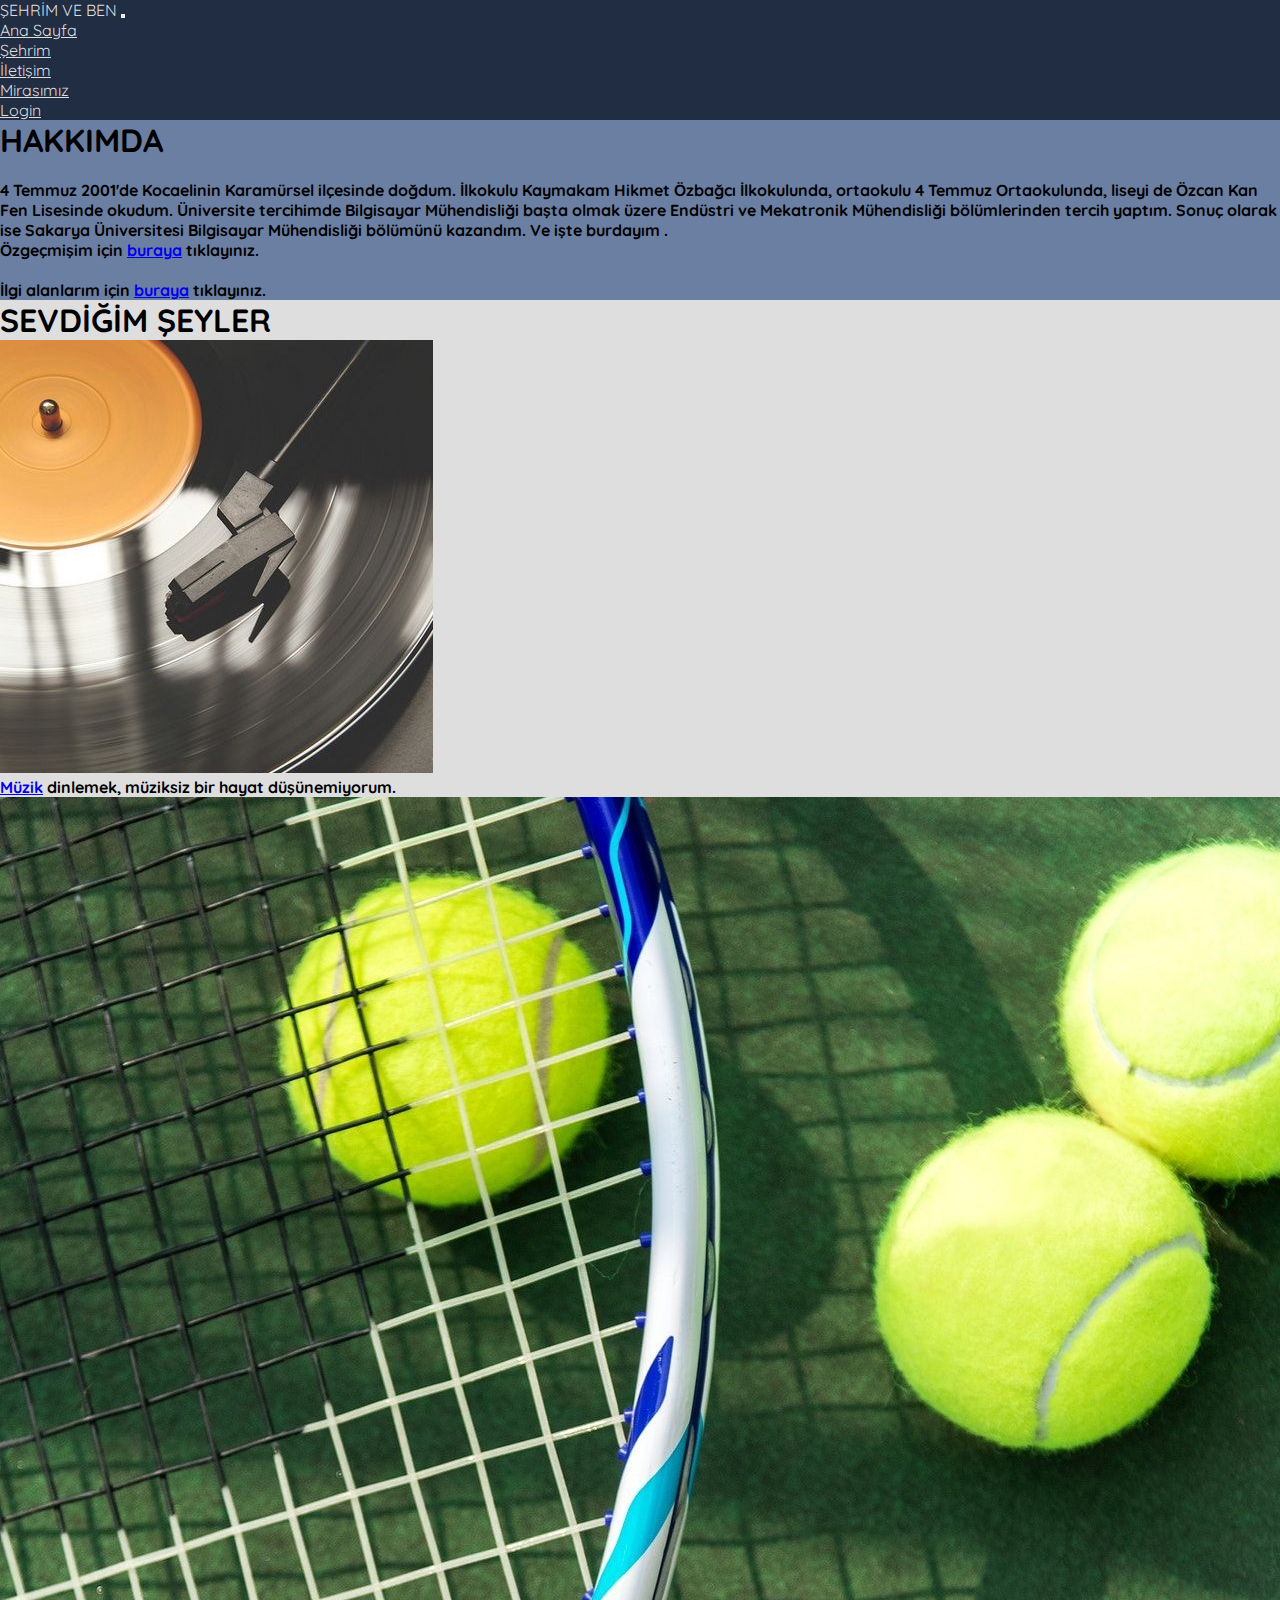
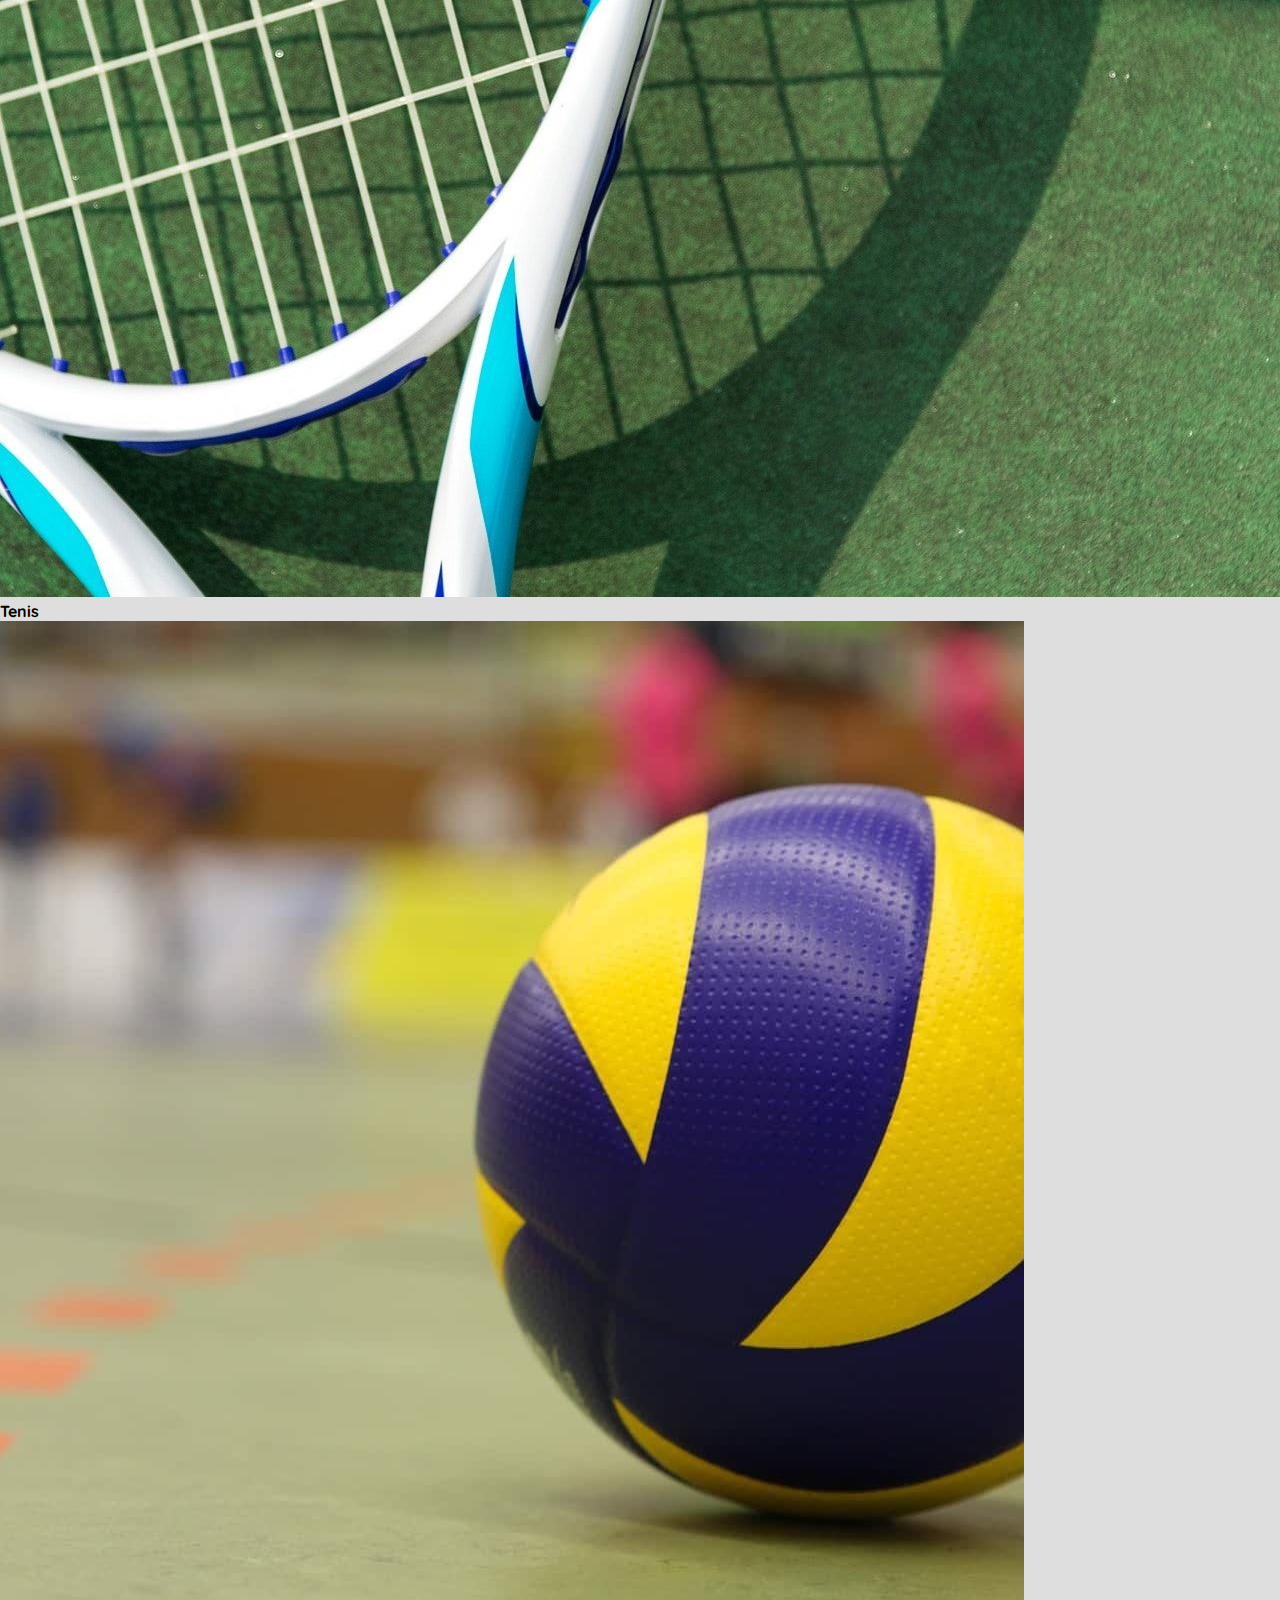
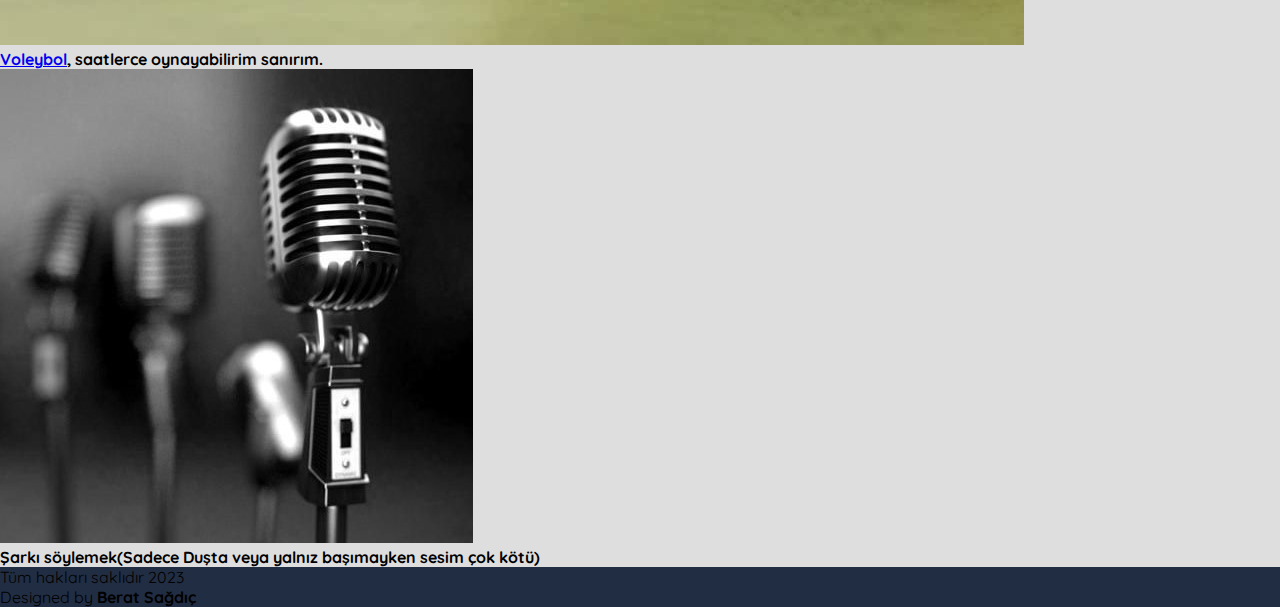
<file: index.html>
<!DOCTYPE html>
<html lang="en">
  <head>
    <!-- Required meta tags -->
    <meta charset="utf-8">
    <meta name="viewport" content="width=device-width, initial-scale=1">
    <link href="https://fonts.googleapis.com/css2?family=Quicksand&display=swap" rel="stylesheet">
    <!-- Bootstrap CSS -->
    
 <link href="https://cdn.jsdelivr.net/npm/bootstrap@5.0.0-beta3/dist/css/bootstrap.min.css" rel="stylesheet" integrity="sha384-eOJMYsd53ii+scO/bJGFsiCZc+5NDVN2yr8+0RDqr0Ql0h+rP48ckxlpbzKgwra6" crossorigin="anonymous">
 <link rel="stylesheet" href ="css/style.css">
    <title>ŞEHRİM VE BEN</title>
  </head>
  <body>
    <nav class="navbar navbar-expand-lg arka">
      <div class="container-fluid">
        <a class="navbar-brand menu">ŞEHRİM VE BEN</a>
        <button class="navbar-toggler" type="button" data-bs-toggle="collapse" data-bs-target="#navbarNav" aria-controls="navbarNav" aria-expanded="false" aria-label="Toggle navigation">
          <span class="navbar-toggler-icon"></span>
        </button>
        <div class="collapse navbar-collapse justify-content-end fixed-top deneme2" id="navbarNav">
          <ul class="navbar-nav">
            <li class="nav-item">
              <a class="nav-link active menu" aria-current="page" href="">Ana Sayfa</a>
            </li>
            <li class="nav-item">
              <a class="nav-link menu" href="sehrim.html">Şehrim</a>
            </li>
            <li class="nav-item">
              <a class="nav-link menu" href="iletisim.html">İletişim</a>
            </li>
            <li class="nav-item">
              <a class="nav-link menu" href="mirasimiz.html">Mirasımız</a>
            </li>
            <li class="nav-item">
              <a class="nav-link menu" href="login.html">Login</a>
            </li>
          </ul>
        </div>
      </div>
    </nav>
<!-- Hakkımızda başlangıç-->
<section class= "p-5 text-center">
    <div class="container arka3">
    <h1>HAKKIMDA</h1>
      <br>
      <p ><b> 4 Temmuz 2001'de Kocaelinin Karamürsel ilçesinde doğdum. İlkokulu Kaymakam Hikmet Özbağcı İlkokulunda, ortaokulu  4 Temmuz Ortaokulunda, liseyi de Özcan Kan Fen Lisesinde okudum. Üniversite tercihimde Bilgisayar Mühendisliği başta olmak üzere Endüstri ve Mekatronik Mühendisliği bölümlerinden tercih yaptım. Sonuç olarak ise Sakarya Üniversitesi Bilgisayar Mühendisliği bölümünü kazandım. Ve işte burdayım .</b> 
      </p>
       <p>
   <b>Özgeçmişim için <a href="ozgecmis.html">buraya</a> tıklayınız. <br>
   <br>İlgi alanlarım için <a href="ilgialanlari.html">buraya</a> tıklayınız.</br> </b>
       </p>
    </div>
</section>
<!-- Hakkımızda bitiş-->
<h1 class="paragraf text-center">SEVDİĞİM ŞEYLER</h1>
<!--resimler başlangıç-->
<div class="row row-cols-1 row-cols-md-4 g-4">
  <div class="col">
    <div class="card h-100">
      <img src="jpg/arte_.jfif" class="card-img-top" alt ="...">
      <div class="card-body paragraf">
        <b>    <a href="https://open.spotify.com/">Müzik</a> dinlemek, müziksiz bir hayat düşünemiyorum.</b>
      </div>
    </div>
  </div>
  <div class="col">
    <div class="card h-100 card">
      <img src="jpg/tennis.jfif" class="card-img-top" alt="...">
      <div class="card-body paragraf">
     <b>  Tenis </b>
      </div>
    </div>
  </div>
  <div class="col">
    <div class="card h-100 card">
      <img src="jpg/voleybol.jfif" class="card-img-top" alt="...">
      <div class="card-body paragraf">
        <b><a href="https://tvf.org.tr/">Voleybol</a>, saatlerce oynayabilirim sanırım.</b>
      </div>
    </div>
  </div>
  <div class="col">
    <div class="card h-100 card">
      <img src="jpg/müzik.jfif" class="card-img-top" alt="...">
      <div class="card-body paragraf">
        <b>Şarkı söylemek(Sadece Duşta veya yalnız başımayken sesim çok kötü)</b>
      </div>
    </div>
  </div>
</div>
<!--resimler bitiş-->

<!--Footer başlangıç-->
<div class="arka text-light text-center ">
  <p class= "align-middle p-3 mb-0">
    <span>Tüm hakları saklıdır 2023</span><br>
    <span>Designed by <b>Berat Sağdıç</b></span><br>
  </p>

</div>

<!--Footer bitiş-->
  <script src="https://cdn.jsdelivr.net/npm/bootstrap@5.0.0-beta3/dist/js/bootstrap.bundle.min.js" integrity="sha384-JEW9xMcG8R+pH31jmWH6WWP0WintQrMb4s7ZOdauHnUtxwoG2vI5DkLtS3qm9Ekf" crossorigin="anonymous"></script>

  </body>
</html>
</file>
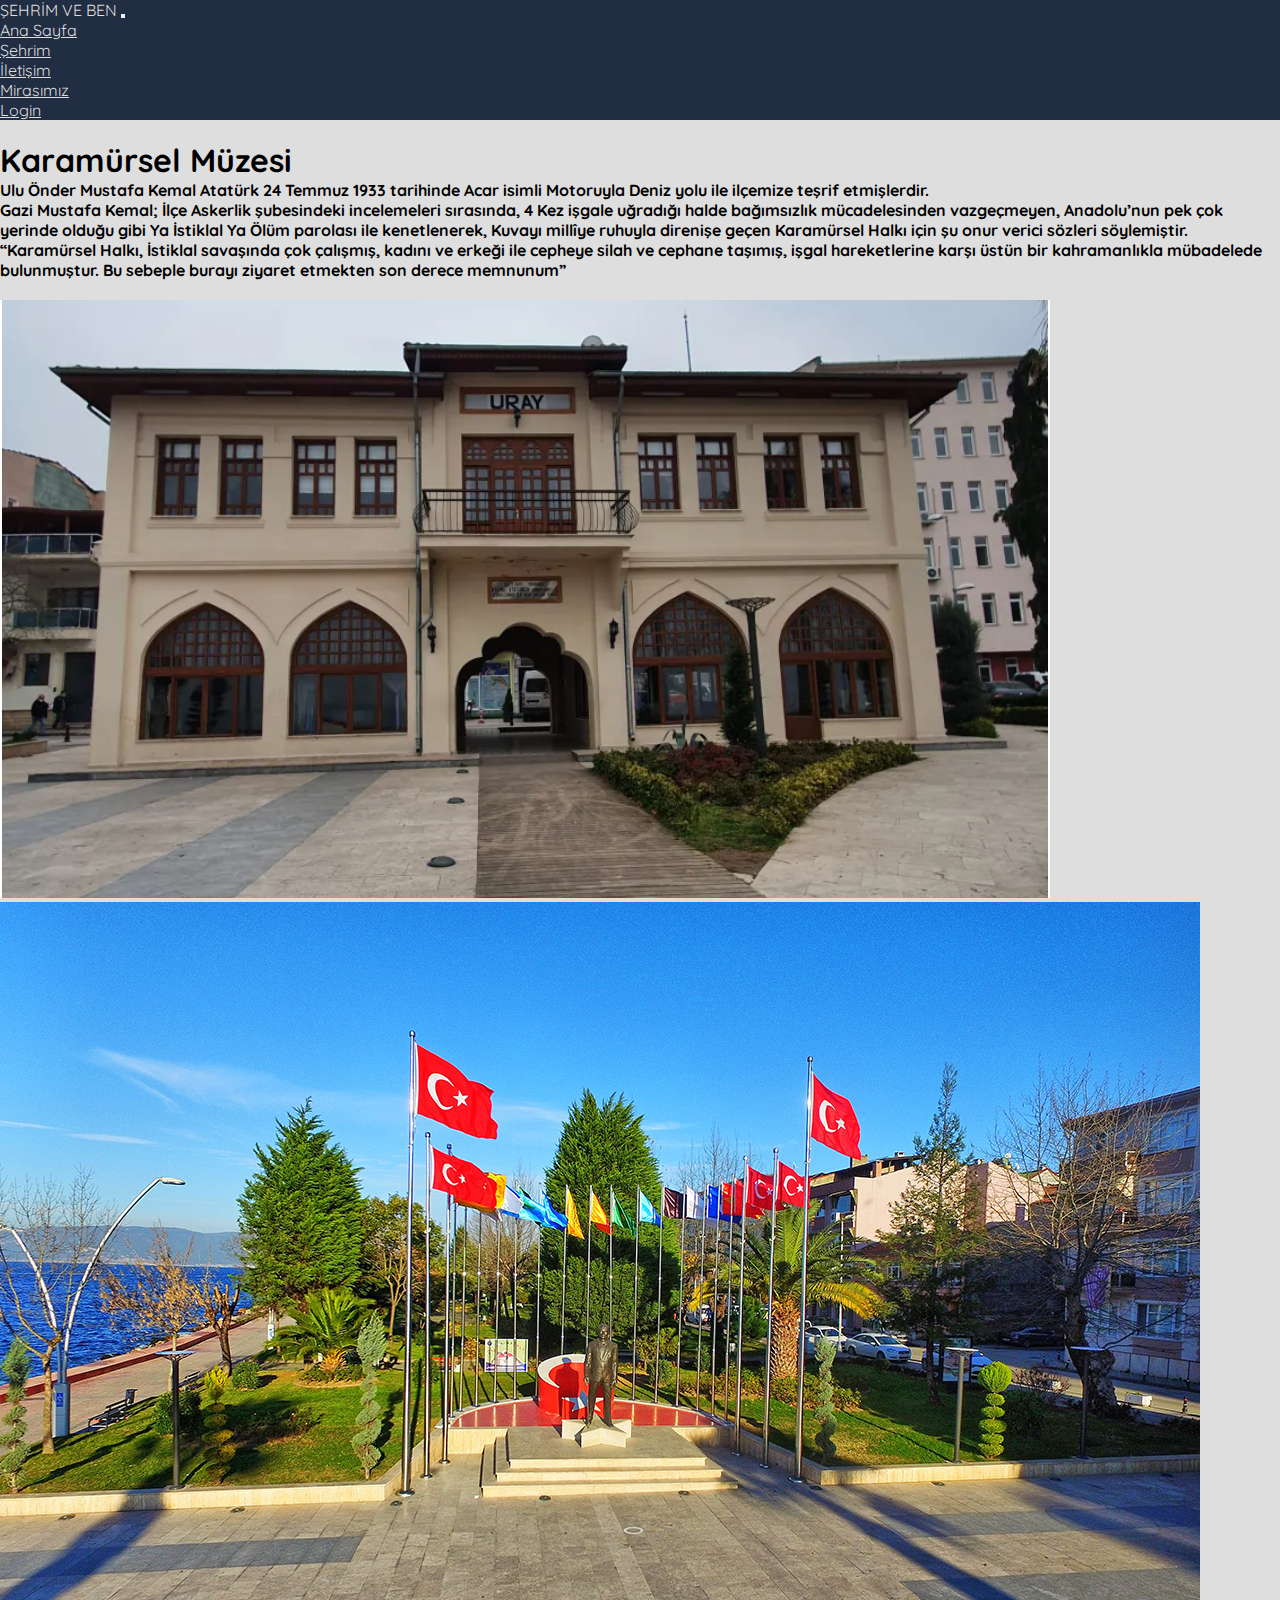
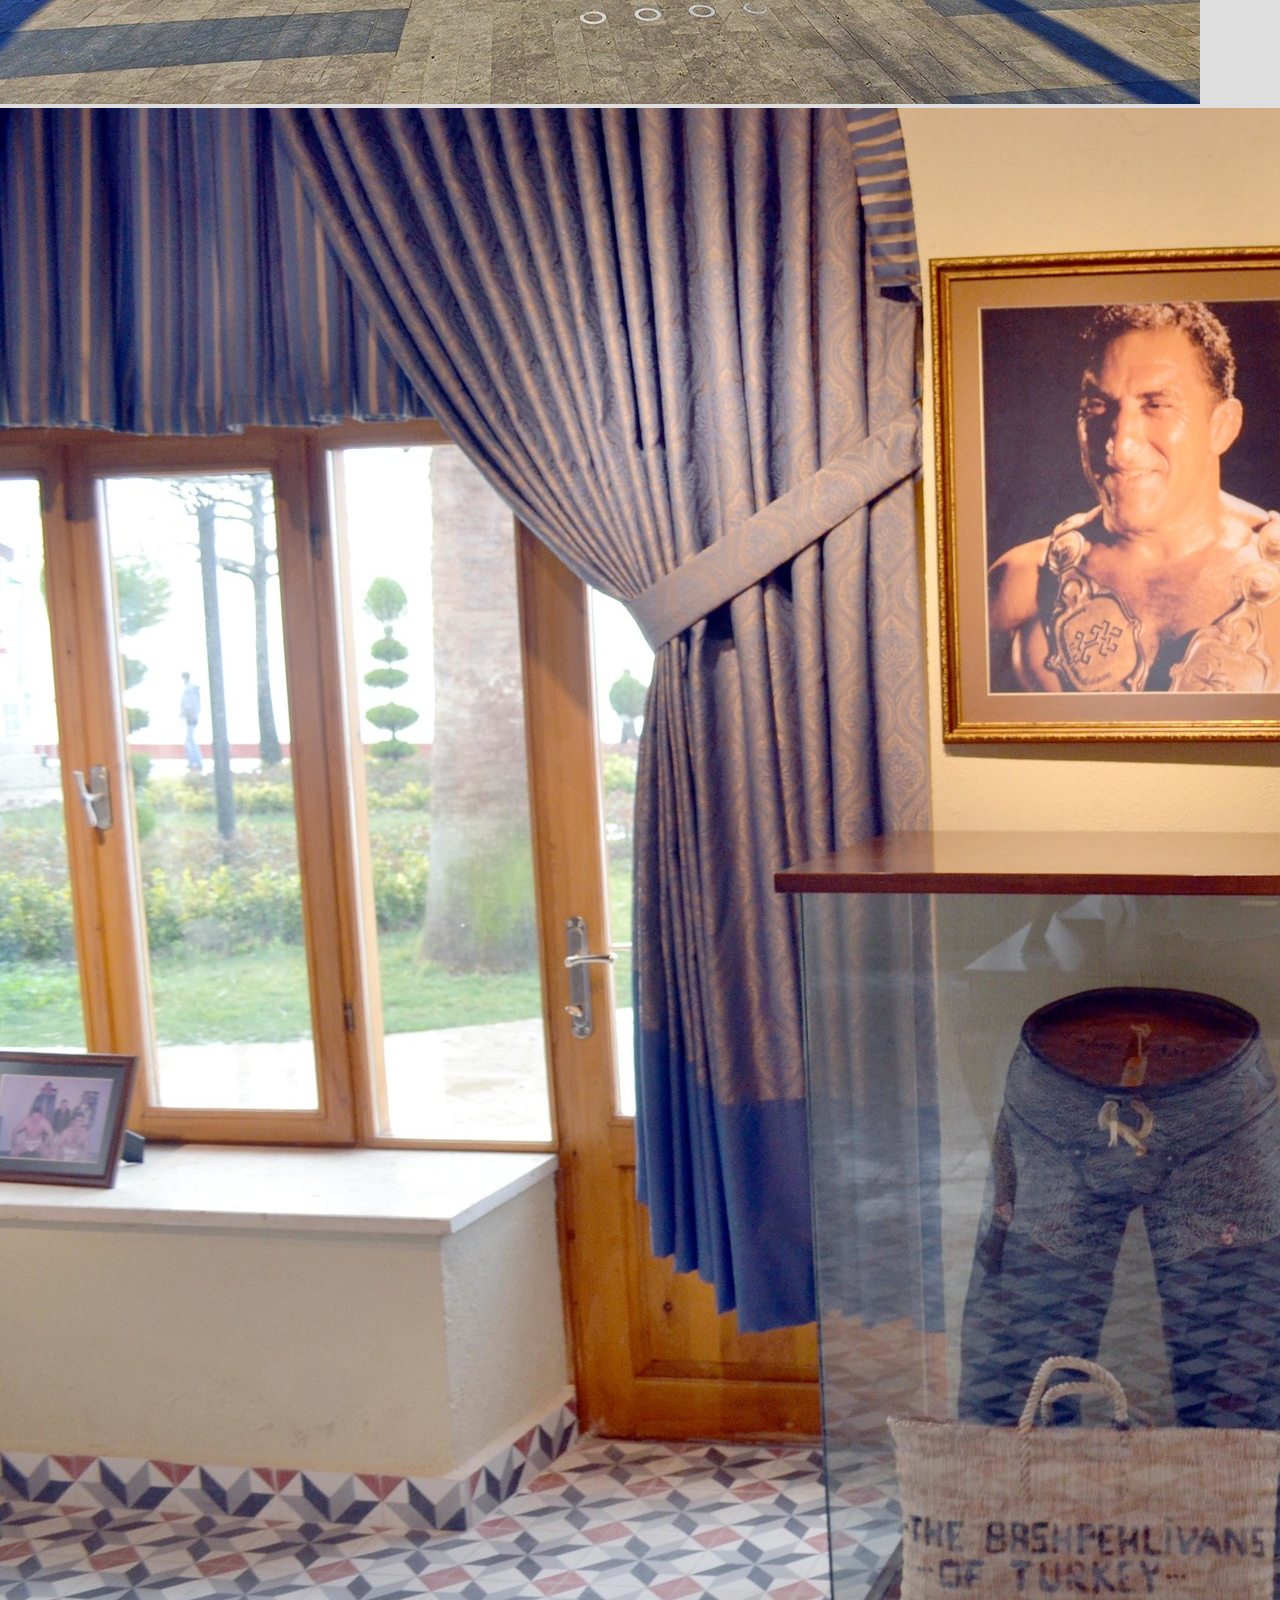
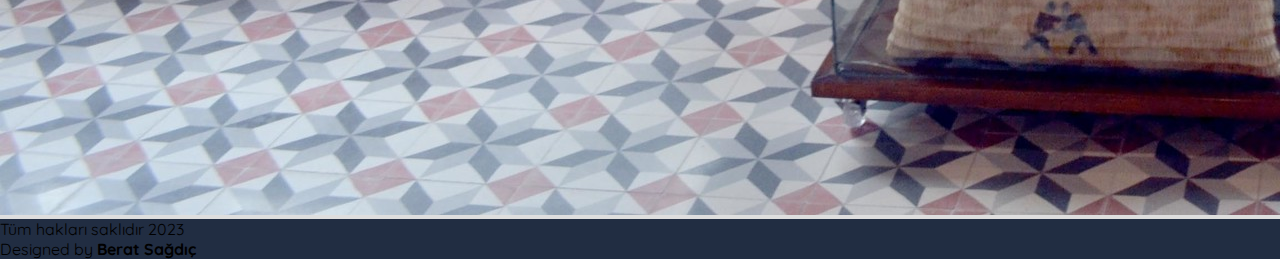
<file: ataturk.html>
<!doctype html>
<html lang="en">
  <head>
    <!-- Required meta tags -->
    <meta charset="utf-8">
    <meta name="viewport" content="width=device-width, initial-scale=1">
    <link href="https://fonts.googleapis.com/css2?family=Quicksand&display=swap" rel="stylesheet">

    <!-- Bootstrap CSS -->
    <link href="https://cdn.jsdelivr.net/npm/bootstrap@5.0.0/dist/css/bootstrap.min.css" rel="stylesheet" integrity="sha384-wEmeIV1mKuiNpC+IOBjI7aAzPcEZeedi5yW5f2yOq55WWLwNGmvvx4Um1vskeMj0" crossorigin="anonymous">
    <link rel="stylesheet" href ="css/style.css">
    <title>Karamürsel Müzesi</title>
  </head>
  <body>
    <nav class="navbar navbar-expand-lg arka">
      <div class="container-fluid arka">
        <a class="navbar-brand menu" >ŞEHRİM VE BEN</a>
        <button class="navbar-toggler" type="button" data-bs-toggle="collapse" data-bs-target="#navbarNav" aria-controls="navbarNav" aria-expanded="false" aria-label="Toggle navigation">
          <span class="navbar-toggler-icon"></span>
        </button>
        <div class="collapse navbar-collapse justify-content-end fixed-top deneme2" id="navbarNav">
          <ul class="navbar-nav">
            <li class="nav-item">
              <a class="nav-link active menu" aria-current="page" href="index.html">Ana Sayfa</a>
            </li>
            <li class="nav-item">
              <a class="nav-link menu" href="sehrim.html">Şehrim</a>
            </li>
            <li class="nav-item">
              <a class="nav-link menu" href="iletisim.html">İletişim</a>
            </li>
            <li class="nav-item">
              <a class="nav-link menu" href="mirasimiz.html">Mirasımız</a>
            </li>
            <li class="nav-item">
              <a class="nav-link menu" href="login.html">Login</a>
            </li>
          </ul>
        </div>
      </div>
    </nav>
    <br>
    <h1 class="text-center">Karamürsel Müzesi</h1>
    <div>
      <b><p class="text-center"> Ulu Önder Mustafa Kemal Atatürk 24 Temmuz 1933 tarihinde Acar isimli Motoruyla Deniz yolu ile ilçemize teşrif etmişlerdir.</p>
        <p class="text-center">Gazi Mustafa Kemal; İlçe Askerlik şubesindeki incelemeleri sırasında, 4 Kez işgale uğradığı halde bağımsızlık mücadelesinden vazgeçmeyen, Anadolu’nun pek çok yerinde olduğu gibi Ya İstiklal Ya Ölüm parolası ile kenetlenerek, Kuvayı millîye ruhuyla direnişe geçen Karamürsel Halkı için şu onur verici sözleri söylemiştir.

“Karamürsel Halkı, İstiklal savaşında çok çalışmış, kadını ve erkeği ile cepheye silah ve cephane taşımış, işgal hareketlerine karşı üstün bir kahramanlıkla mübadelede bulunmuştur. Bu sebeple burayı ziyaret etmekten son derece memnunum”</p></b> 
    </div>
    <br>
    <div class="row row-cols-1 row-cols-md-3 g-4">
        <div class="col">
          <div class="card h-100">
            <img src="jpg/Ekran Alıntısı.PNG" class="card-img-top" alt="...">
          </div>
        </div>
        <div class="col">
          <div class="card h-100">
            <img src="jpg/karamursel-7_152.jpg" class="card-img-top" alt="...">
          </div>
        </div>
        <div class="col">
          <div class="card h-100">
            <img src="jpg/E859ov.jpg" class="card-img-top" alt="...">
          </div>
        </div>
      </div>
</div>
    </div>
    <script src="https://cdn.jsdelivr.net/npm/bootstrap@5.0.0/dist/js/bootstrap.bundle.min.js" integrity="sha384-p34f1UUtsS3wqzfto5wAAmdvj+osOnFyQFpp4Ua3gs/ZVWx6oOypYoCJhGGScy+8" crossorigin="anonymous"></script>
    <div class="arka text-light text-center ">
      <p class= "align-middle p-3 mb-0">
        <span>Tüm hakları saklıdır 2023</span><br>
        <span>Designed by <b>Berat Sağdıç</b></span><br>
      </p>
    </div>
  </body>
</html>
</file>
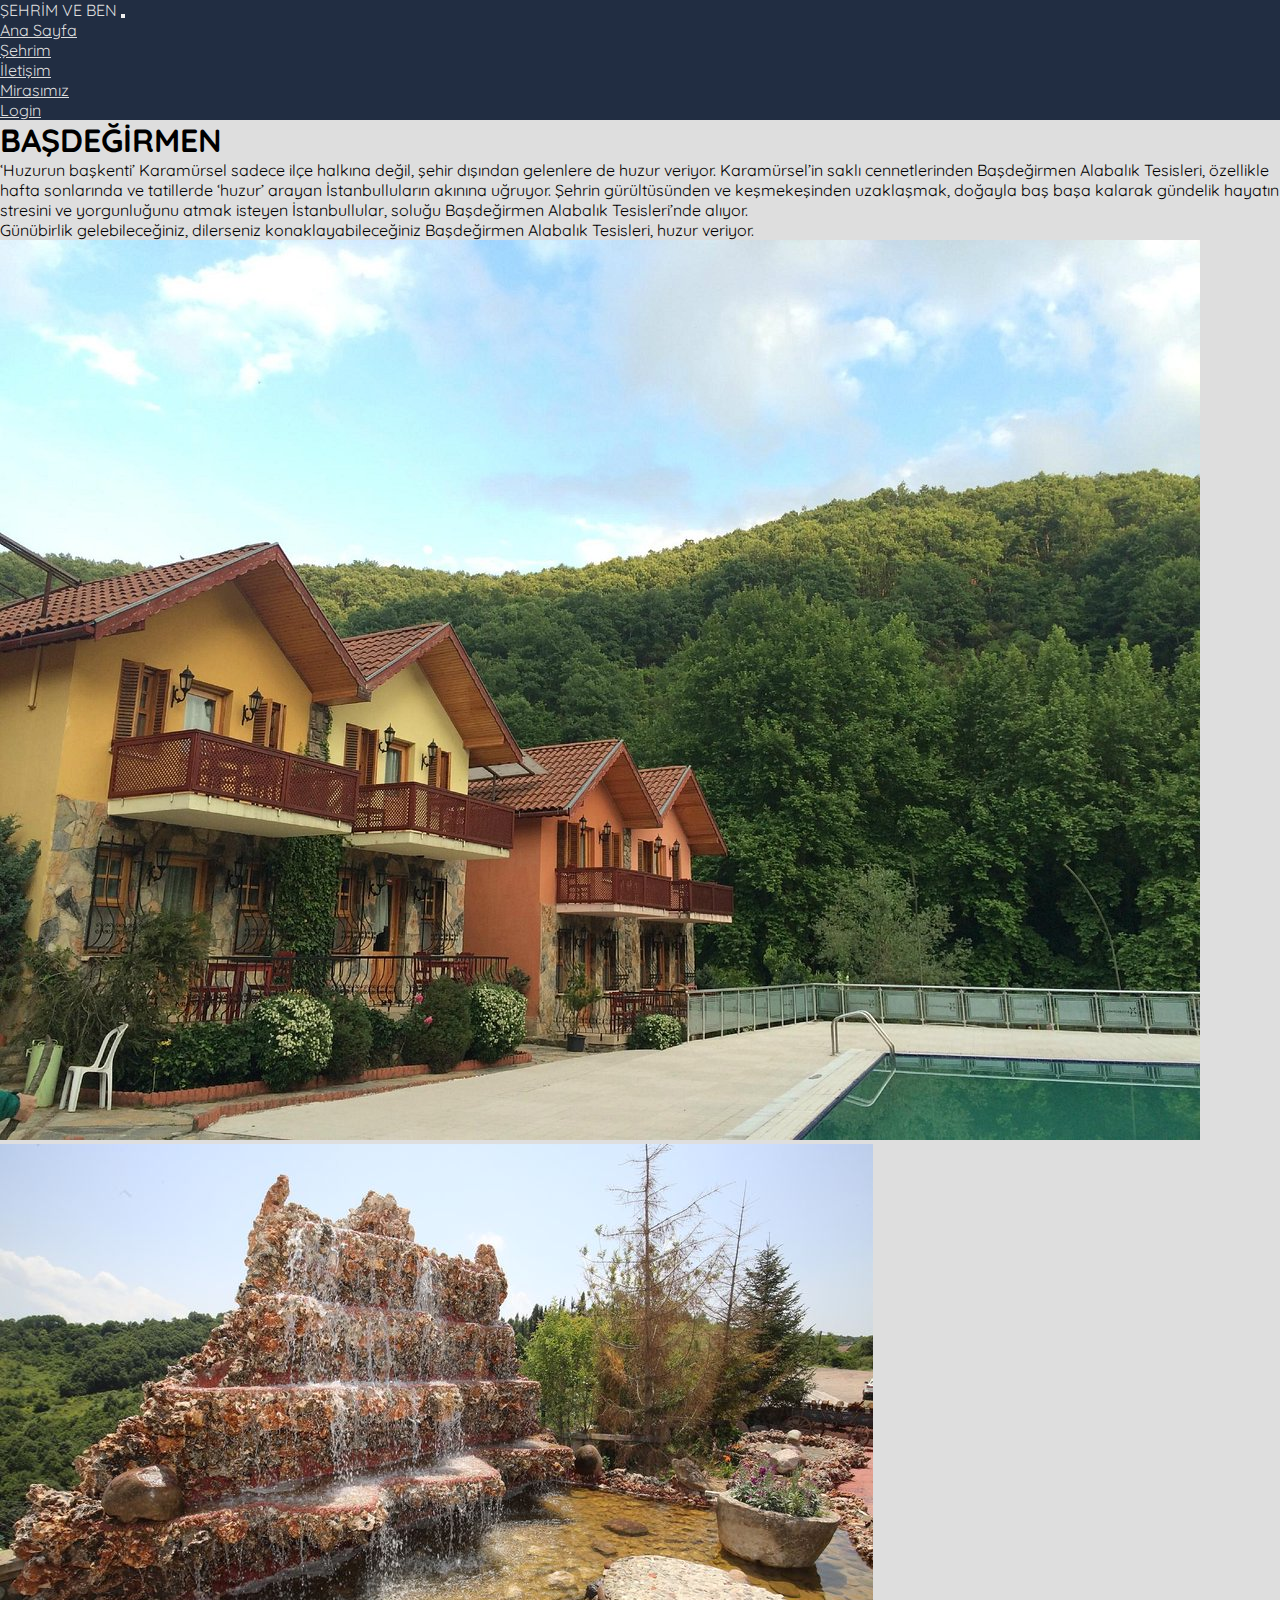
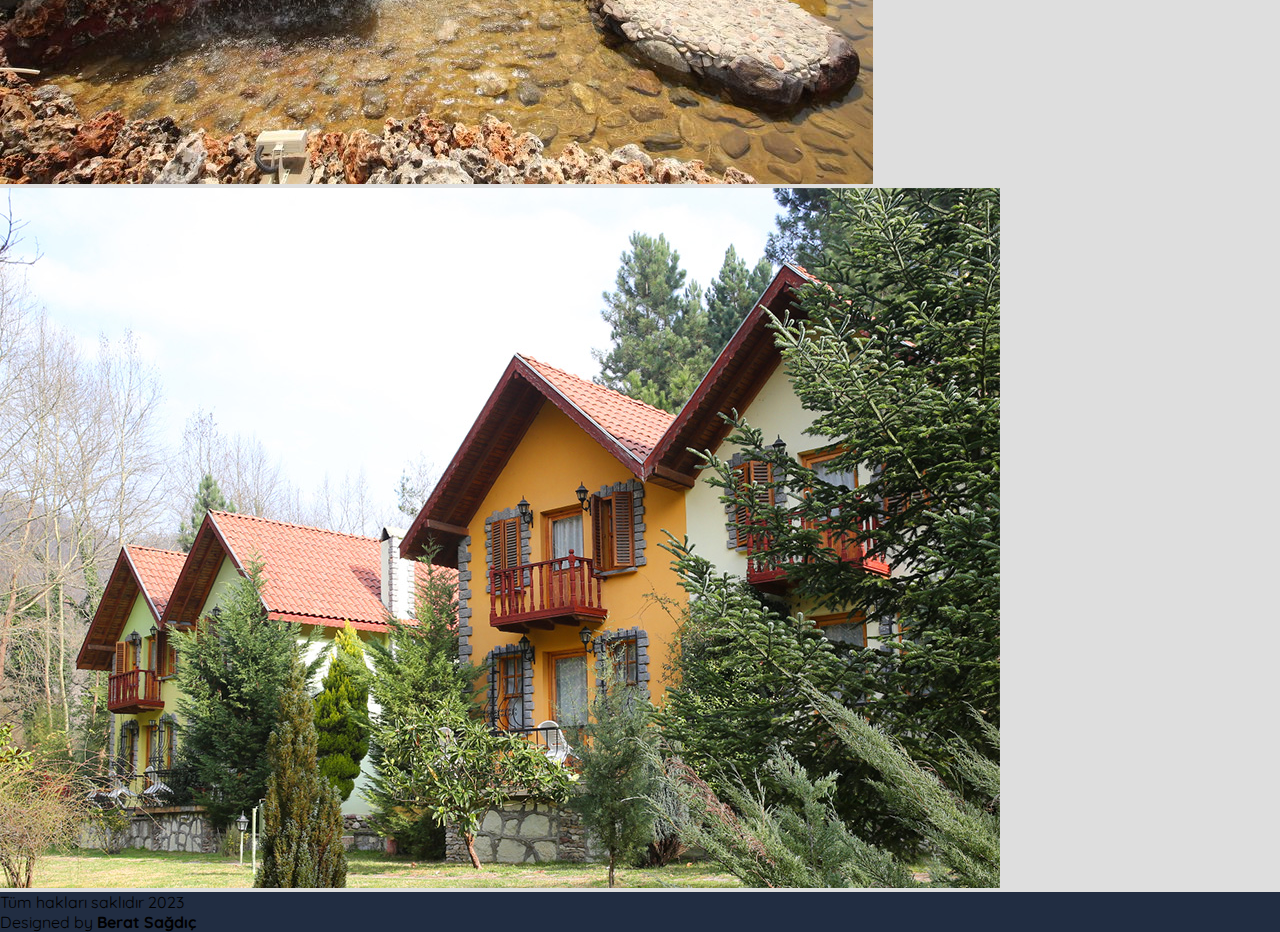
<file: basdegirmen.html>
<!doctype html>
<html lang="en">
  <head>
    <!-- Required meta tags -->
    <meta charset="utf-8">
    <meta name="viewport" content="width=device-width, initial-scale=1">
    <link href="https://fonts.googleapis.com/css2?family=Quicksand&display=swap" rel="stylesheet">

    <!-- Bootstrap CSS -->
    <link href="https://cdn.jsdelivr.net/npm/bootstrap@5.0.0/dist/css/bootstrap.min.css" rel="stylesheet" integrity="sha384-wEmeIV1mKuiNpC+IOBjI7aAzPcEZeedi5yW5f2yOq55WWLwNGmvvx4Um1vskeMj0" crossorigin="anonymous">
    <link rel="stylesheet" href ="css/style.css">
    <title>Başdeğirmen</title>
  </head>
  <body>
    <nav class="navbar navbar-expand-lg arka">
      <div class="container-fluid arka">
        <a class="navbar-brand menu">ŞEHRİM VE BEN</a>
        <button class="navbar-toggler" type="button" data-bs-toggle="collapse" data-bs-target="#navbarNav" aria-controls="navbarNav" aria-expanded="false" aria-label="Toggle navigation">
          <span class="navbar-toggler-icon"></span>
        </button>
        <div class="collapse navbar-collapse justify-content-end fixed-top deneme2" id="navbarNav">
          <ul class="navbar-nav">
            <li class="nav-item">
              <a class="nav-link active menu" aria-current="page" href="index.html">Ana Sayfa</a>
            </li>
            <li class="nav-item">
              <a class="nav-link menu" href="sehrim.html">Şehrim</a>
            </li>
            <li class="nav-item">
              <a class="nav-link menu" href="iletisim.html">İletişim</a>
            </li>
            <li class="nav-item">
              <a class="nav-link menu" href="mirasimiz.html">Mirasımız</a>
            </li>
            <li class="nav-item">
              <a class="nav-link menu" href="login.html">Login</a>
            </li>
          </ul>
        </div>
      </div>
    </nav>
    <h1 class="text-center">BAŞDEĞİRMEN</h1>
    <div>
        <p class="text-center">‘Huzurun başkenti’ Karamürsel sadece ilçe halkına değil, şehir dışından gelenlere de huzur veriyor. Karamürsel’in saklı cennetlerinden Başdeğirmen Alabalık Tesisleri, özellikle hafta sonlarında ve tatillerde ‘huzur’ arayan İstanbulluların akınına uğruyor. Şehrin gürültüsünden ve keşmekeşinden uzaklaşmak, doğayla baş başa kalarak gündelik hayatın stresini ve yorgunluğunu atmak isteyen İstanbullular, soluğu Başdeğirmen Alabalık Tesisleri’nde alıyor.</p>
    <p class="text-center"> Günübirlik gelebileceğiniz, dilerseniz konaklayabileceğiniz Başdeğirmen Alabalık Tesisleri, huzur veriyor.
    </div>
    <div class="row row-cols-1 row-cols-md-3 g-4">
        <div class="col">
          <div class="card h-100">
            <img src="jpg/basdegirmen.jpg" class="card-img-top" alt="...">
          </div>
        </div>
        <div class="col">
          <div class="card h-100">
            <img src="jpg/104433404_3090276154394280_4477198486709067102_o_873x640_15b.jpg" class="card-img-top" alt="...">
          </div>
        </div>
        <div class="col">
          <div class="card h-200">
            <img src="jpg/basdegirmen-tesisler-karamursel.jpg" class="card-img-top" alt="...">
          </div>
        </div>
    </div>
    <script src="https://cdn.jsdelivr.net/npm/bootstrap@5.0.0/dist/js/bootstrap.bundle.min.js" integrity="sha384-p34f1UUtsS3wqzfto5wAAmdvj+osOnFyQFpp4Ua3gs/ZVWx6oOypYoCJhGGScy+8" crossorigin="anonymous"></script>
    <div class="arka text-light text-center ">
      <p class= "align-middle p-3 mb-0">
        <span>Tüm hakları saklıdır 2023</span><br>
        <span>Designed by <b>Berat Sağdıç</b></span><br>
      </p>
    </div>
  </body>
</html>
</file>
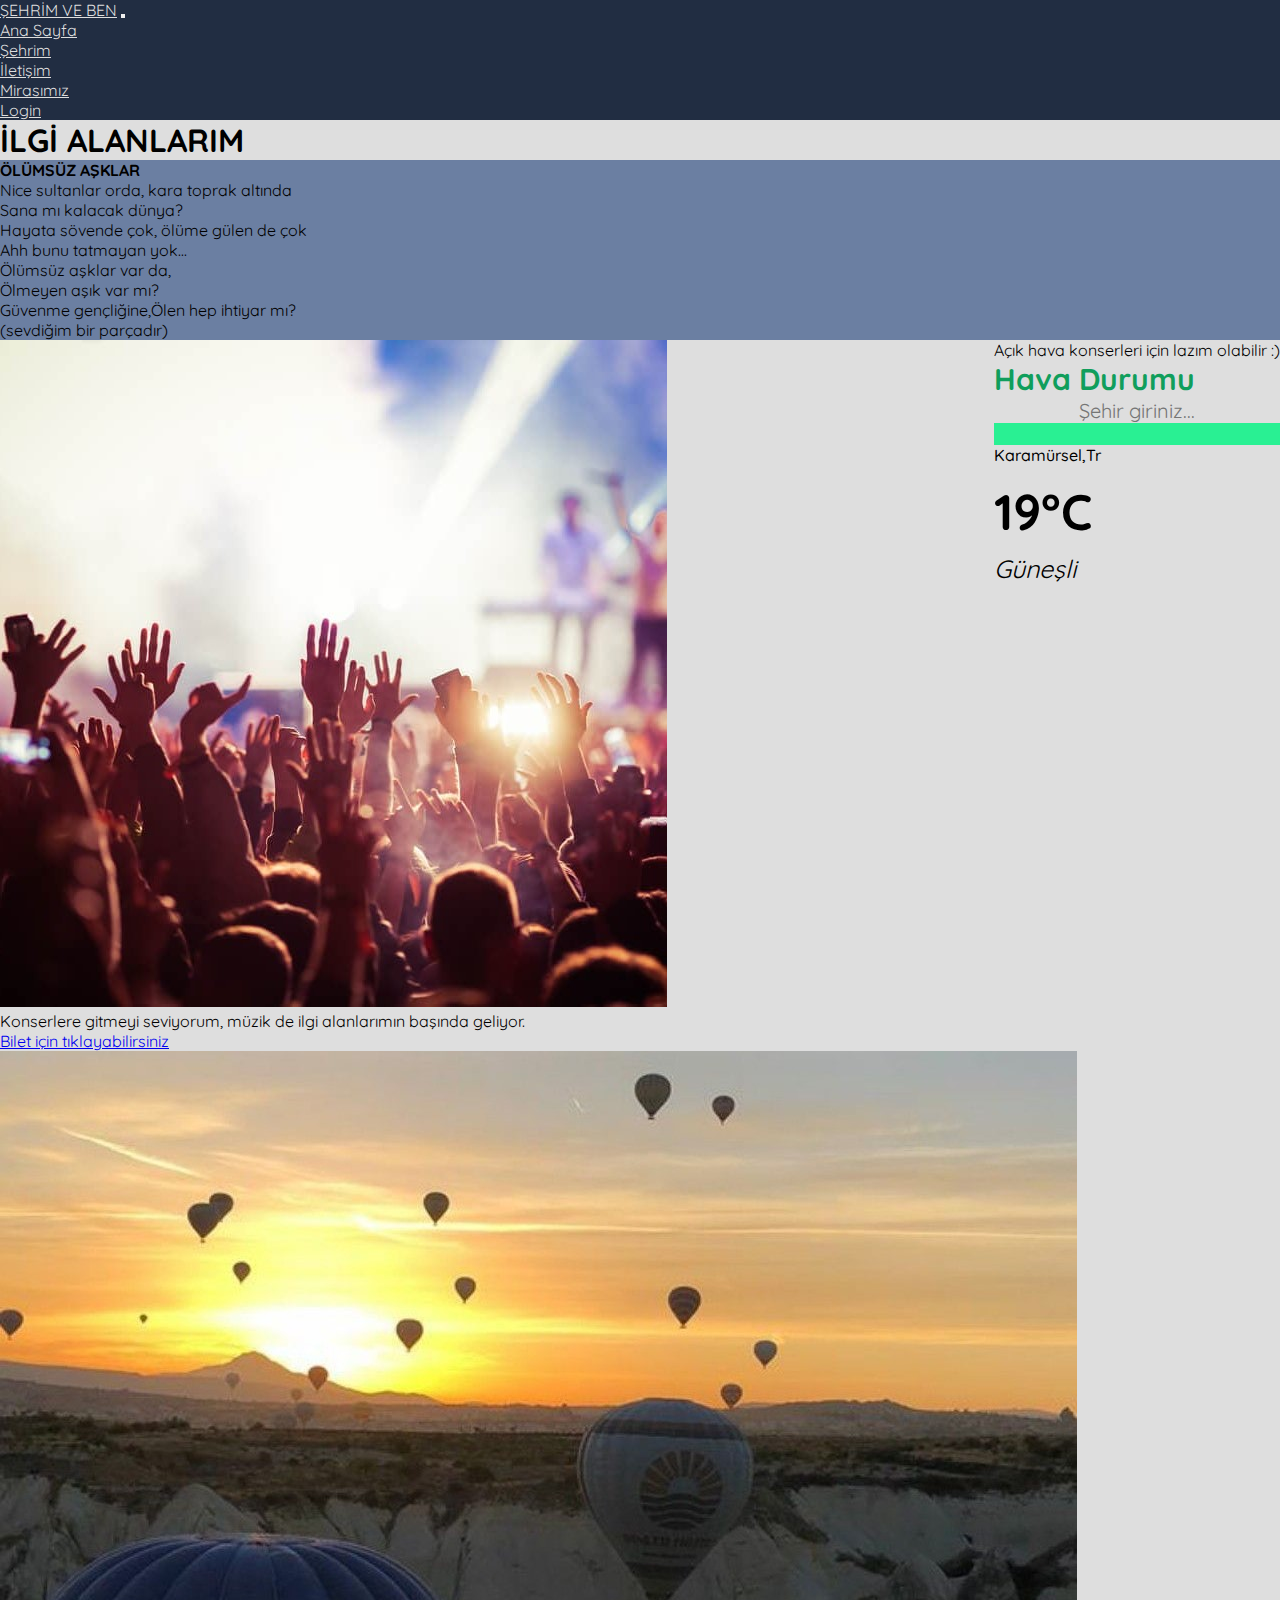
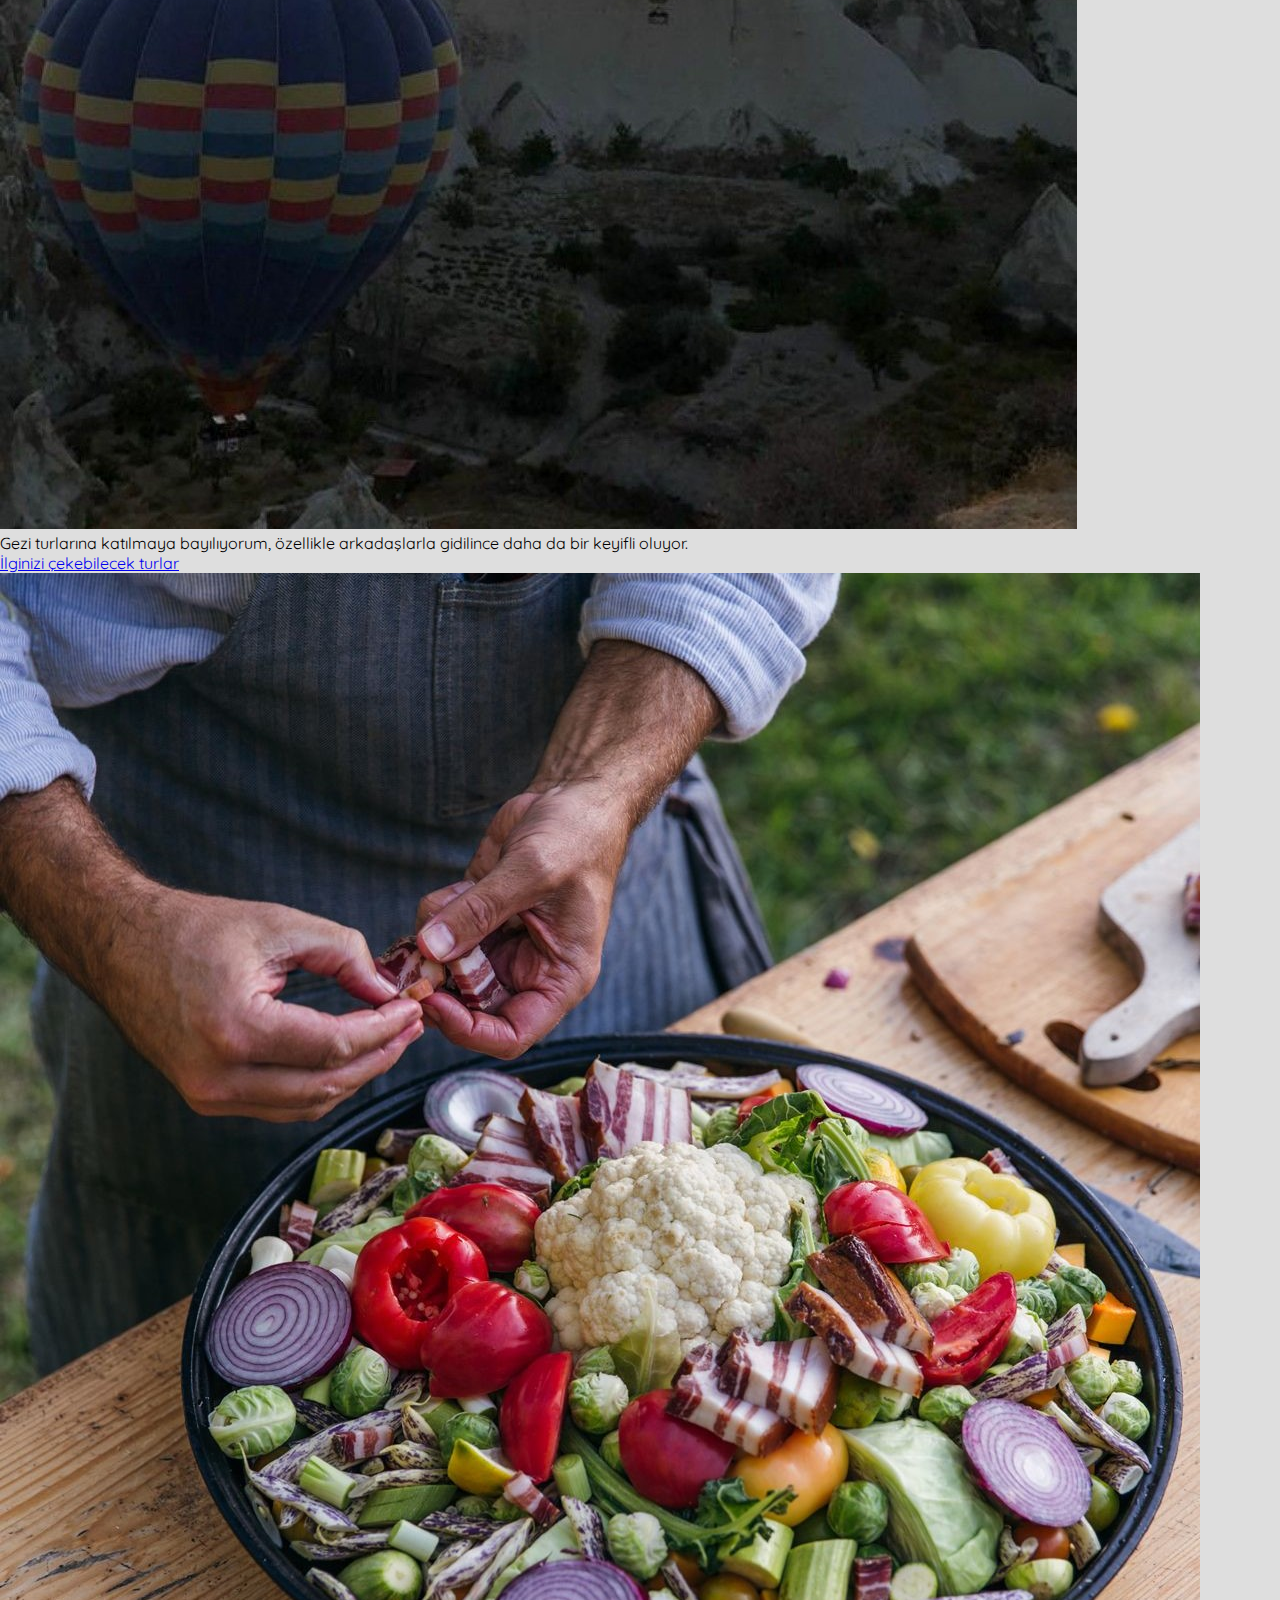
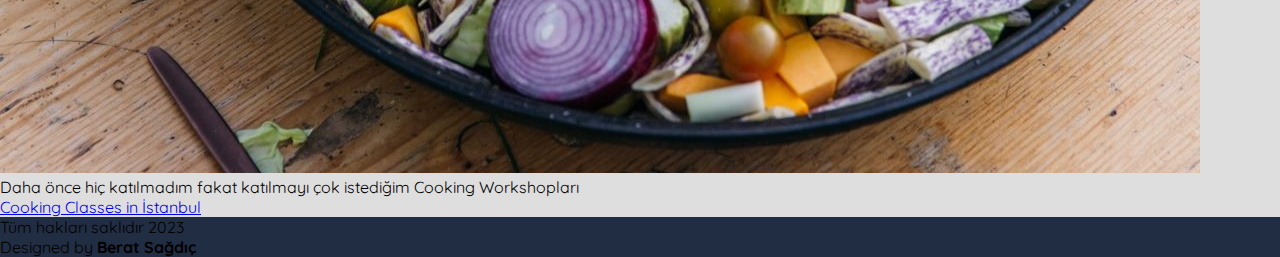
<file: ilgialanlari.html>
<!doctype html>
<html lang="en">
  <head>
    <meta charset="utf-8">
    <meta name="viewport" content="width=device-width, initial-scale=1">
    <link href="https://fonts.googleapis.com/css2?family=Quicksand&display=swap" rel="stylesheet">
    <!-- Bootstrap CSS -->
    <link href="https://cdn.jsdelivr.net/npm/bootstrap@5.0.1/dist/css/bootstrap.min.css" rel="stylesheet" integrity="sha384-+0n0xVW2eSR5OomGNYDnhzAbDsOXxcvSN1TPprVMTNDbiYZCxYbOOl7+AMvyTG2x" crossorigin="anonymous">
    <link rel="stylesheet" href ="css/style.css">
    <title>İlgi Alanlarım</title>
  </head>
  <body>
    <nav class="navbar navbar-expand-lg arka">
        <div class="container-fluid arka">
          <a class="navbar-brand menu" href="#">ŞEHRİM VE BEN</a>
          <button class="navbar-toggler" type="button" data-bs-toggle="collapse" data-bs-target="#navbarNav" aria-controls="navbarNav" aria-expanded="false" aria-label="Toggle navigation">
            <span class="navbar-toggler-icon"></span>
          </button>
          <div class="collapse navbar-collapse justify-content-end fixed-top deneme2" id="navbarNav">
            <ul class="navbar-nav">
              <li class="nav-item">
                <a class="nav-link active menu" href="index.html" aria-current="page">Ana Sayfa</a>
              </li>
              <li class="nav-item">
                <a class="nav-link menu" href="sehrim.html">Şehrim</a>
              </li>
              <li class="nav-item">
                <a class="nav-link menu" href="iletisim.html">İletişim</a>
              </li>
              <li class="nav-item">
                <a class="nav-link menu" href="mirasimiz.html">Mirasımız</a>
              </li>
              <li class="nav-item">
                <a class="nav-link menu" href="login.html">Login</a>
              </li>
            </ul>
          </div>
        </div>
      </nav> 
       <h1 class="text-center">İLGİ ALANLARIM</h1>
      <section class= "p-3 text-center">
        <div class="container arka3">
          <h4>ÖLÜMSÜZ AŞKLAR</h4>
          <p>
              Nice sultanlar orda, kara toprak altında
              <br>Sana mı kalacak dünya?
              <br>Hayata sövende çok, ölüme gülen de çok
              <br>Ahh bunu tatmayan yok...
              <br>Ölümsüz aşklar var da,
              <br>Ölmeyen aşık var mı?
              <br>Güvenme gençliğine,Ölen hep ihtiyar mı?
              <br>(sevdiğim bir parçadır)
          </p>
    </div> 
</section>
<div class="app">
  <div class="header">
    <p>Açık hava konserleri için lazım olabilir :)</p>
      <h1>Hava Durumu</h1>
      <input type="text" id="searchBar" placeholder="Şehir giriniz...">
  </div>
  <div class="content">
      <div class="city">Karamürsel,Tr </div>
      <div class="temp">19°C</div>
      <div class="desc">Güneşli</div>
  </div>
</div>
<div class="row row-cols-1 row-cols-md-3 g-4">
  <div class="col">
    <div class="card h-100 card">
      <img src="jpg/konser1.jpg" class="card-img-top" alt="...">
      <div class="card-body paragraf">
          <p class="card-text">Konserlere gitmeyi seviyorum, müzik de ilgi alanlarımın başında geliyor.</p>
          </p>
          <a href="https://www.biletix.com/anasayfa/TURKIYE/tr" class="btn btn-primary">Bilet için tıklayabilirsiniz</a>
      </div>
    </div>
  </div>
    <div class="col">
        <div class="card h-100 card">
          <img src="jpg/gezi.jfif" class="card-img-top" alt="...">
          <div class="card-body paragraf">
            <p class="card-text">Gezi turlarına katılmaya bayılıyorum, özellikle arkadaşlarla gidilince daha da bir keyifli oluyor.</p>
            <a href="https://www.jollytur.com/kultur-turlari" class="btn btn-primary">İlginizi çekebilecek turlar</a>
          </div>
        </div>
      </div>
      <div class="col">
        <div class="card h-100 card">
          <img src="jpg/cook.jfif" class="card-img-top" alt="...">
          <div class="card-body paragraf">
              <p class="card-text">Daha önce hiç katılmadım fakat katılmayı çok istediğim Cooking Workshopları</p>
              </p>
              <a href="https://www.tripadvisor.com/Attractions-g293974-Activities-c36-t203-Istanbul.html" class="btn btn-primary">Cooking Classes in İstanbul</a>
          </div>
        </div>
      </div>
      </div>
      <script src="script.js"></script>
    <script src="https://cdn.jsdelivr.net/npm/bootstrap@5.0.1/dist/js/bootstrap.bundle.min.js" integrity="sha384-gtEjrD/SeCtmISkJkNUaaKMoLD0//ElJ19smozuHV6z3Iehds+3Ulb9Bn9Plx0x4" crossorigin="anonymous"></script>
    <div class="arka text-light text-center ">
      <p class= "align-middle p-3 mb-0">
        <span>Tüm hakları saklıdır 2023</span><br>
        <span>Designed by <b>Berat Sağdıç</b></span><br>
      </p>
    
    </div>
  
  </body>
</html>
</file>
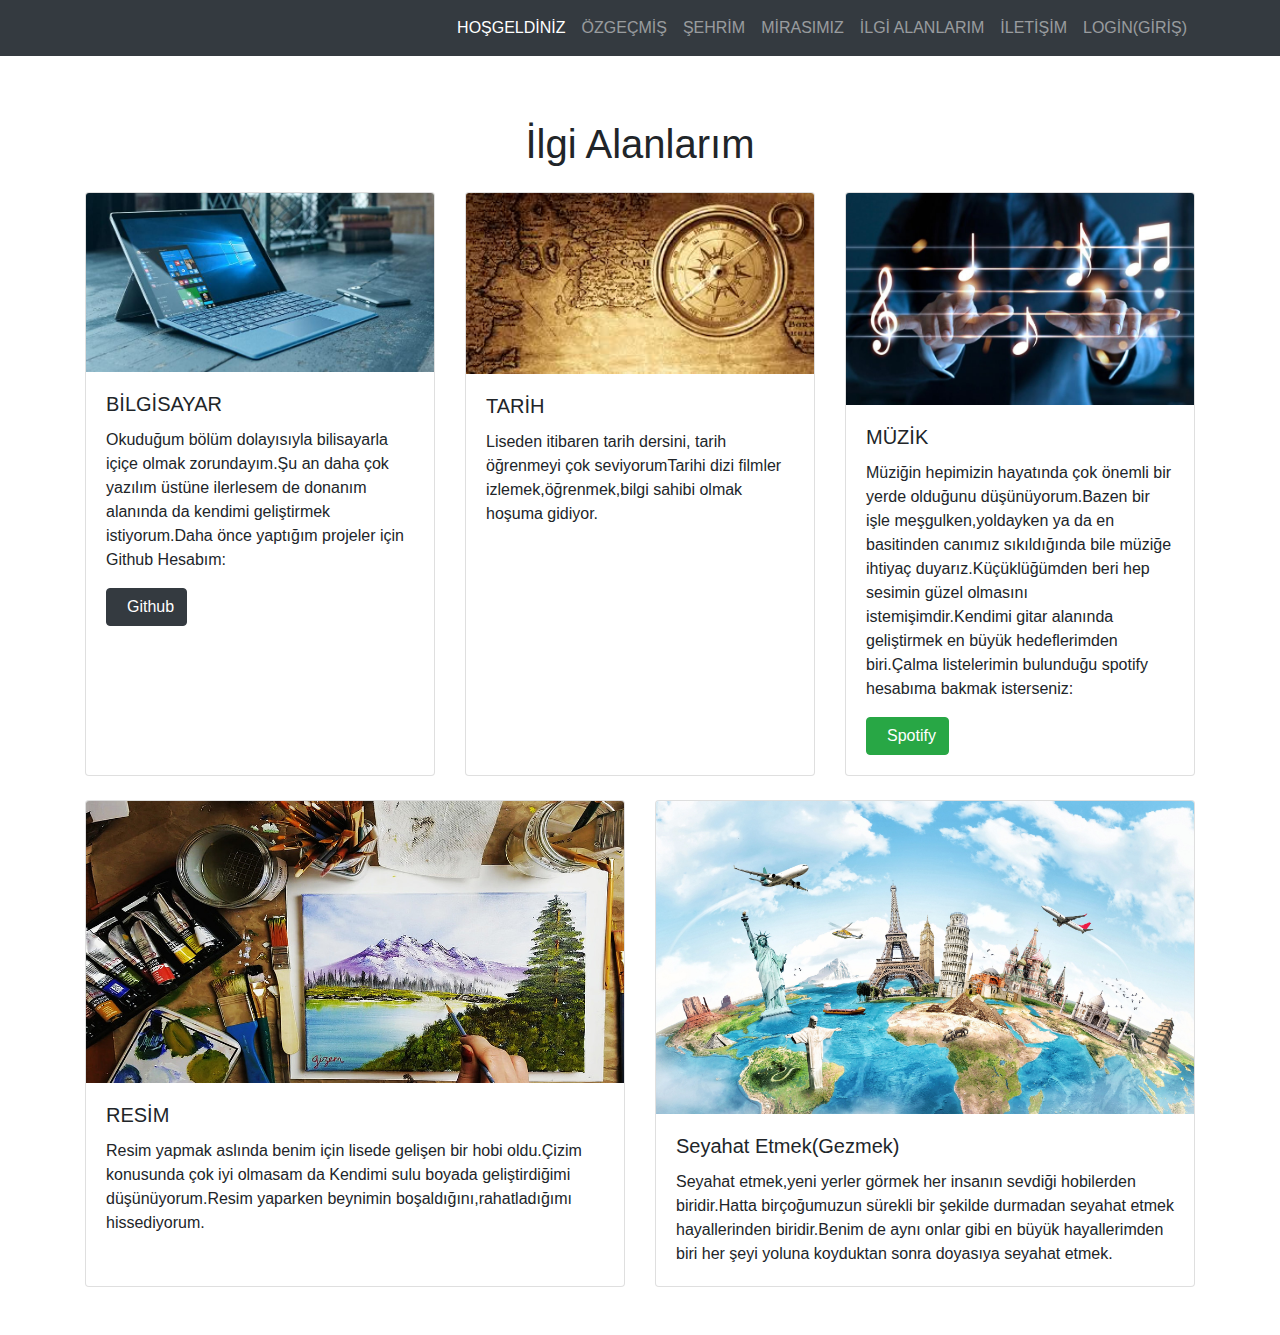
<file: ilgialanlarım.html>
<!DOCTYPE html>
<html lang="en">

<head>
	<meta charset="UTF-8">
	<meta http-equiv="X-UA-Compatible" content="IE=edge">
	<meta name="viewport" content="width=device-width, initial-scale=1.0">

	<link rel="stylesheet" href="css/style.css">
	<link rel="stylesheet" href="https://maxcdn.bootstrapcdn.com/bootstrap/4.5.2/css/bootstrap.min.css">
	<link rel="stylesheet" href="https://pro.fontawesome.com/releases/v5.10.0/css/all.css"
		integrity="sha384-AYmEC3Yw5cVb3ZcuHtOA93w35dYTsvhLPVnYs9eStHfGJvOvKxVfELGroGkvsg+p" crossorigin="anonymous" />
</head>

<body>
	<nav class="navbar navbar-expand-lg navbar-dark bg-dark text-white  static-top" style="background-color:#4674a1;">
        <div class="container">
          <a class="navbar-brand" href="index.html">
                
              </a>
          <button class="navbar-toggler" type="button" data-toggle="collapse" data-target="#navbarResponsive" aria-controls="navbarResponsive" aria-expanded="false" aria-label="Toggle navigation">
                <span class="navbar-toggler-icon"></span>
              </button>
          <div class="collapse navbar-collapse" id="navbarResponsive">
            <ul class="navbar-nav ml-auto">
              <li class="nav-item active">
                <a class="nav-link" href="index.html">HOŞGELDİNİZ
                      <span class="sr-only"></span>
                    </a>
              </li>
              <li class="nav-item">
                <a class="nav-link" href="ozgecmis.html">ÖZGEÇMİŞ</a>
              </li>
              <li class="nav-item">
                <a class="nav-link" href="sehrim.html">ŞEHRİM</a>
              </li>
              <li class="nav-item">
                <a class="nav-link" href="mirasımız.html">MİRASIMIZ</a>
              </li>
              <li class="nav-item">
                <a class="nav-link" href="ilgialanlarım.html">İLGİ ALANLARIM</a>
              </li>
              <li class="nav-item">
                <a class="nav-link" href="iletisim.html">İLETİŞİM</a>
              </li>
              <li class="nav-item">
                <a class="nav-link" href="login.html">LOGİN(GİRİŞ)</a>
              </li>
            </ul>
          </div>
        </div>
      </nav>

	<section class="container py-5 ">
		<h1 class="text-center py-3">İlgi Alanlarım </h1>
		
        <div class="card-deck">
			<div class="card">
				<img class="card-img-top" src="img/indir.jpg" alt="Card image cap">
				<div class="card-body">
					<h5 class="card-title">BİLGİSAYAR</h5>
					<p class="card-text">Okuduğum bölüm dolayısıyla bilisayarla içiçe olmak zorundayım.Şu an daha çok yazılım üstüne ilerlesem de donanım alanında da 
                        kendimi geliştirmek istiyorum.Daha önce yaptığım projeler için Github Hesabım:
					 </p>
					<a href="https://github.com/yasemincelikk" class="btn btn-dark" target="_blank"><i
							class="fab fa-github pr-2 "></i>Github</a>
				</div>
			</div>

			<div class="card">
				<img class="card-img-top" src="img/indir (1).jpg" alt="Card image cap">
				<div class="card-body">
					<h5 class="card-title">TARİH</h5>
					<p class="card-text">Liseden itibaren tarih dersini, tarih öğrenmeyi çok seviyorumTarihi dizi filmler izlemek,öğrenmek,bilgi sahibi 
                        olmak hoşuma gidiyor.</p>
				</div>
			</div>

			<div class="card">
				<img class="card-img-top" src="img/müzik-lise.jpg" alt="Card image cap">
				<div class="card-body">
					<h5 class="card-title">MÜZİK</h5>
					<p class="card-text">Müziğin hepimizin hayatında çok önemli bir yerde olduğunu düşünüyorum.Bazen bir işle meşgulken,yoldayken ya da en basitinden
                        canımız sıkıldığında bile müziğe ihtiyaç duyarız.Küçüklüğümden beri hep sesimin güzel olmasını istemişimdir.Kendimi gitar alanında geliştirmek
                        en büyük hedeflerimden biri.Çalma listelerimin bulunduğu spotify hesabıma bakmak isterseniz:
                    </p>
					<a href="https://open.spotify.com/playlist/1K3TApjRT7gkPP50xm7itT?si=xZkivSPQQiC1CXug_1PDEA&nd=1" class="btn btn-success" target="_blank"><i
							class="fab fa-spotify pr-2"></i>Spotify</a>
				</div>
			</div>
		</div>
		<br>
		<div class="card-deck">
			<div class="card">
				<img class="card-img-top" src="img/d216eb_62206e3a7a514922a83805d71e95912f_mv2.jpg" alt="Card image cap">
				<div class="card-body">
					<h5 class="card-title">RESİM</h5>
					<p class="card-text">Resim yapmak aslında benim için lisede gelişen bir hobi oldu.Çizim konusunda çok iyi olmasam da Kendimi 
                        sulu boyada geliştirdiğimi düşünüyorum.Resim yaparken beynimin boşaldığını,rahatladığımı hissediyorum.</p>
				
				</div>
			</div>
			<div class="card">
				<img class="card-img-top" src="img/1_K90qHTs3CSo2ReWqJAYqEQ.jpeg" alt="Card image cap">
				<div class="card-body">
					<h5 class="card-title">Seyahat Etmek(Gezmek)</h5>
					<p class="card-text">Seyahat etmek,yeni yerler görmek her insanın sevdiği hobilerden biridir.Hatta birçoğumuzun  
                        sürekli bir şekilde durmadan seyahat etmek hayallerinden biridir.Benim de aynı onlar gibi en büyük hayallerimden biri her şeyi yoluna koyduktan 
                    sonra doyasıya seyahat etmek.</p>
				
				</div>
			</div>
		</div>
	</section>
</file>
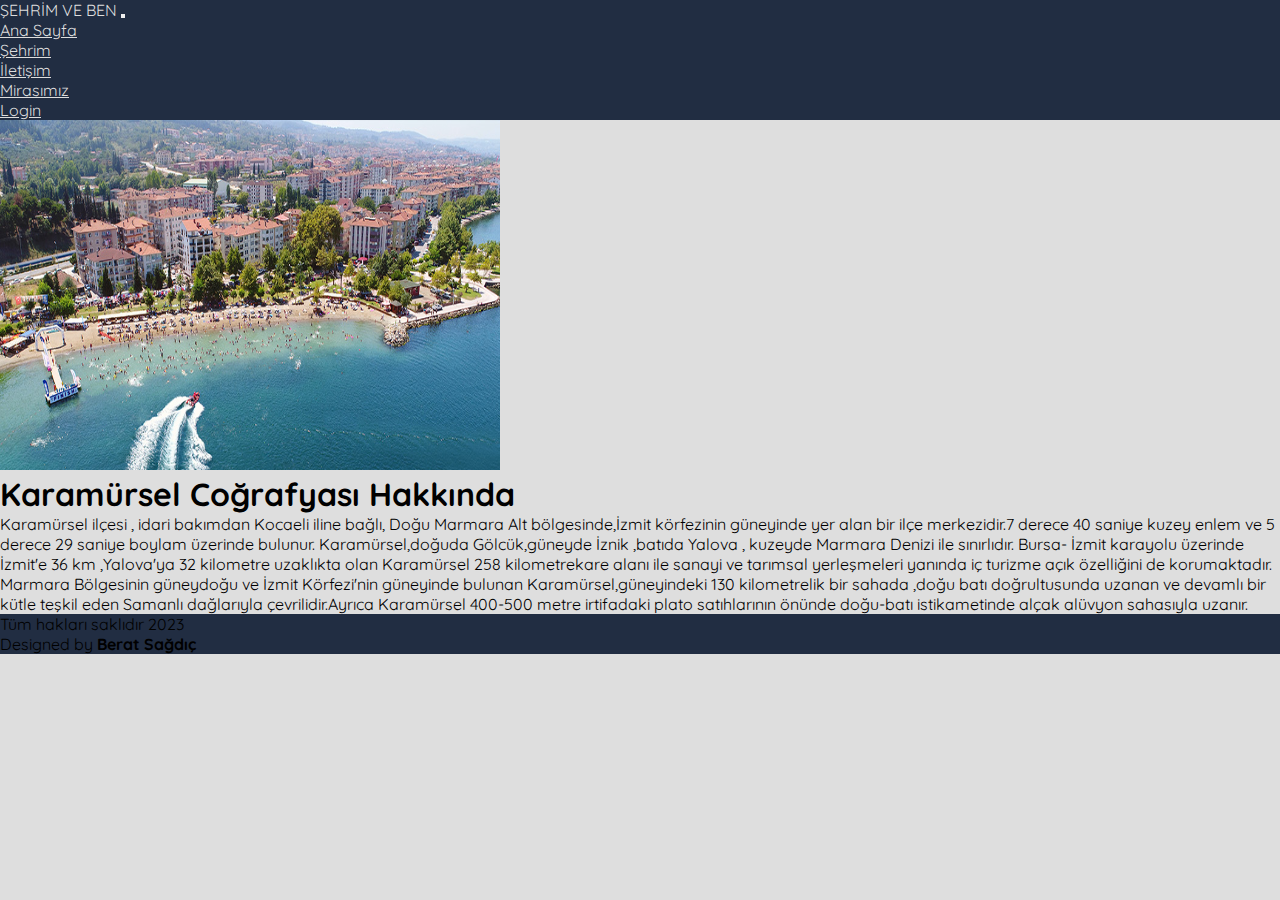
<file: krmrsl.html>
<!doctype html>
<html lang="en">
  <head>
    <!-- Required meta tags -->
    <meta charset="utf-8">
    <meta name="viewport" content="width=device-width, initial-scale=1">
    <link rel="preconnect" href="https://fonts.gstatic.com">
    <link href="https://fonts.googleapis.com/css2?family=Quicksand&display=swap" rel="stylesheet">
    <!-- Bootstrap CSS -->
    <link rel="stylesheet" href ="css/style.css">
    <link href="https://cdn.jsdelivr.net/npm/bootstrap@5.0.0-beta3/dist/css/bootstrap.min.css" rel="stylesheet" integrity="sha384-eOJMYsd53ii+scO/bJGFsiCZc+5NDVN2yr8+0RDqr0Ql0h+rP48ckxlpbzKgwra6" crossorigin="anonymous">   
    <title>Karamürsel</title>
    </head>
     <body>
      <nav class="navbar navbar-expand-lg arka">
        <div class="container-fluid arka">
          <a class="navbar-brand menu">ŞEHRİM VE BEN</a>
          <button class="navbar-toggler" type="button" data-bs-toggle="collapse" data-bs-target="#navbarNav" aria-controls="navbarNav" aria-expanded="false" aria-label="Toggle navigation">
            <span class="navbar-toggler-icon"></span>
          </button>
          <div class="collapse navbar-collapse justify-content-end fixed-top deneme2" id="navbarNav">
            <ul class="navbar-nav">
              <li class="nav-item">
                <a class="nav-link active menu" href="index.html" aria-current="page">Ana Sayfa</a>
              </li>
              <li class="nav-item">
                <a class="nav-link menu" href="sehrim.html">Şehrim</a>
              </li>
              <li class="nav-item">
                <a class="nav-link menu" href="iletisim.html">İletişim</a>
              </li>
              <li class="nav-item">
                <a class="nav-link menu" href="mirasimiz.html">Mirasımız</a>
              </li>
              <li class="nav-item">
                <a class="nav-link menu" href="login.html">Login</a>
              </li>
            </ul>
          </div>
        </div>
      </nav>
      <div class="card" >
        <img src="jpg/karamursel-turizm_168.jpg" class="card-img-top"  width="500" height="350">
      </div>
 <h1 class="text-center">Karamürsel Coğrafyası Hakkında</h1>
<div>
    <p class="text-center">Karamürsel ilçesi , idari bakımdan Kocaeli iline bağlı, Doğu Marmara Alt bölgesinde,İzmit körfezinin güneyinde yer alan bir ilçe merkezidir.7 derece 40 saniye kuzey enlem ve 5 derece 29 saniye boylam üzerinde bulunur.
Karamürsel,doğuda Gölcük,güneyde İznik ,batıda Yalova , kuzeyde Marmara Denizi ile sınırlıdır. Bursa- İzmit karayolu üzerinde İzmit'e 36 km ,Yalova'ya 32 kilometre uzaklıkta olan Karamürsel 258 kilometrekare alanı ile sanayi ve tarımsal yerleşmeleri yanında iç turizme açık özelliğini de korumaktadır.</p>
        <p class="text-center">Marmara Bölgesinin güneydoğu ve İzmit Körfezi'nin güneyinde bulunan Karamürsel,güneyindeki 130 kilometrelik bir sahada ,doğu batı doğrultusunda uzanan ve devamlı bir kütle teşkil eden Samanlı dağlarıyla çevrilidir.Ayrıca Karamürsel 400-500 metre irtifadaki plato satıhlarının önünde doğu-batı istikametinde alçak alüvyon sahasıyla uzanır.</p>
</div>
    <script src="https://cdn.jsdelivr.net/npm/bootstrap@5.0.0-beta3/dist/js/bootstrap.bundle.min.js" integrity="sha384-JEW9xMcG8R+pH31jmWH6WWP0WintQrMb4s7ZOdauHnUtxwoG2vI5DkLtS3qm9Ekf" crossorigin="anonymous"></script>
    <div class="arka text-light text-center ">
      <p class= "align-middle p-3 mb-0">
        <span>Tüm hakları saklıdır 2023</span><br>
        <span>Designed by <b>Berat Sağdıç</b></span><br>
      </p>
    
    </div>
    
  </body>
 
</html>
</file>
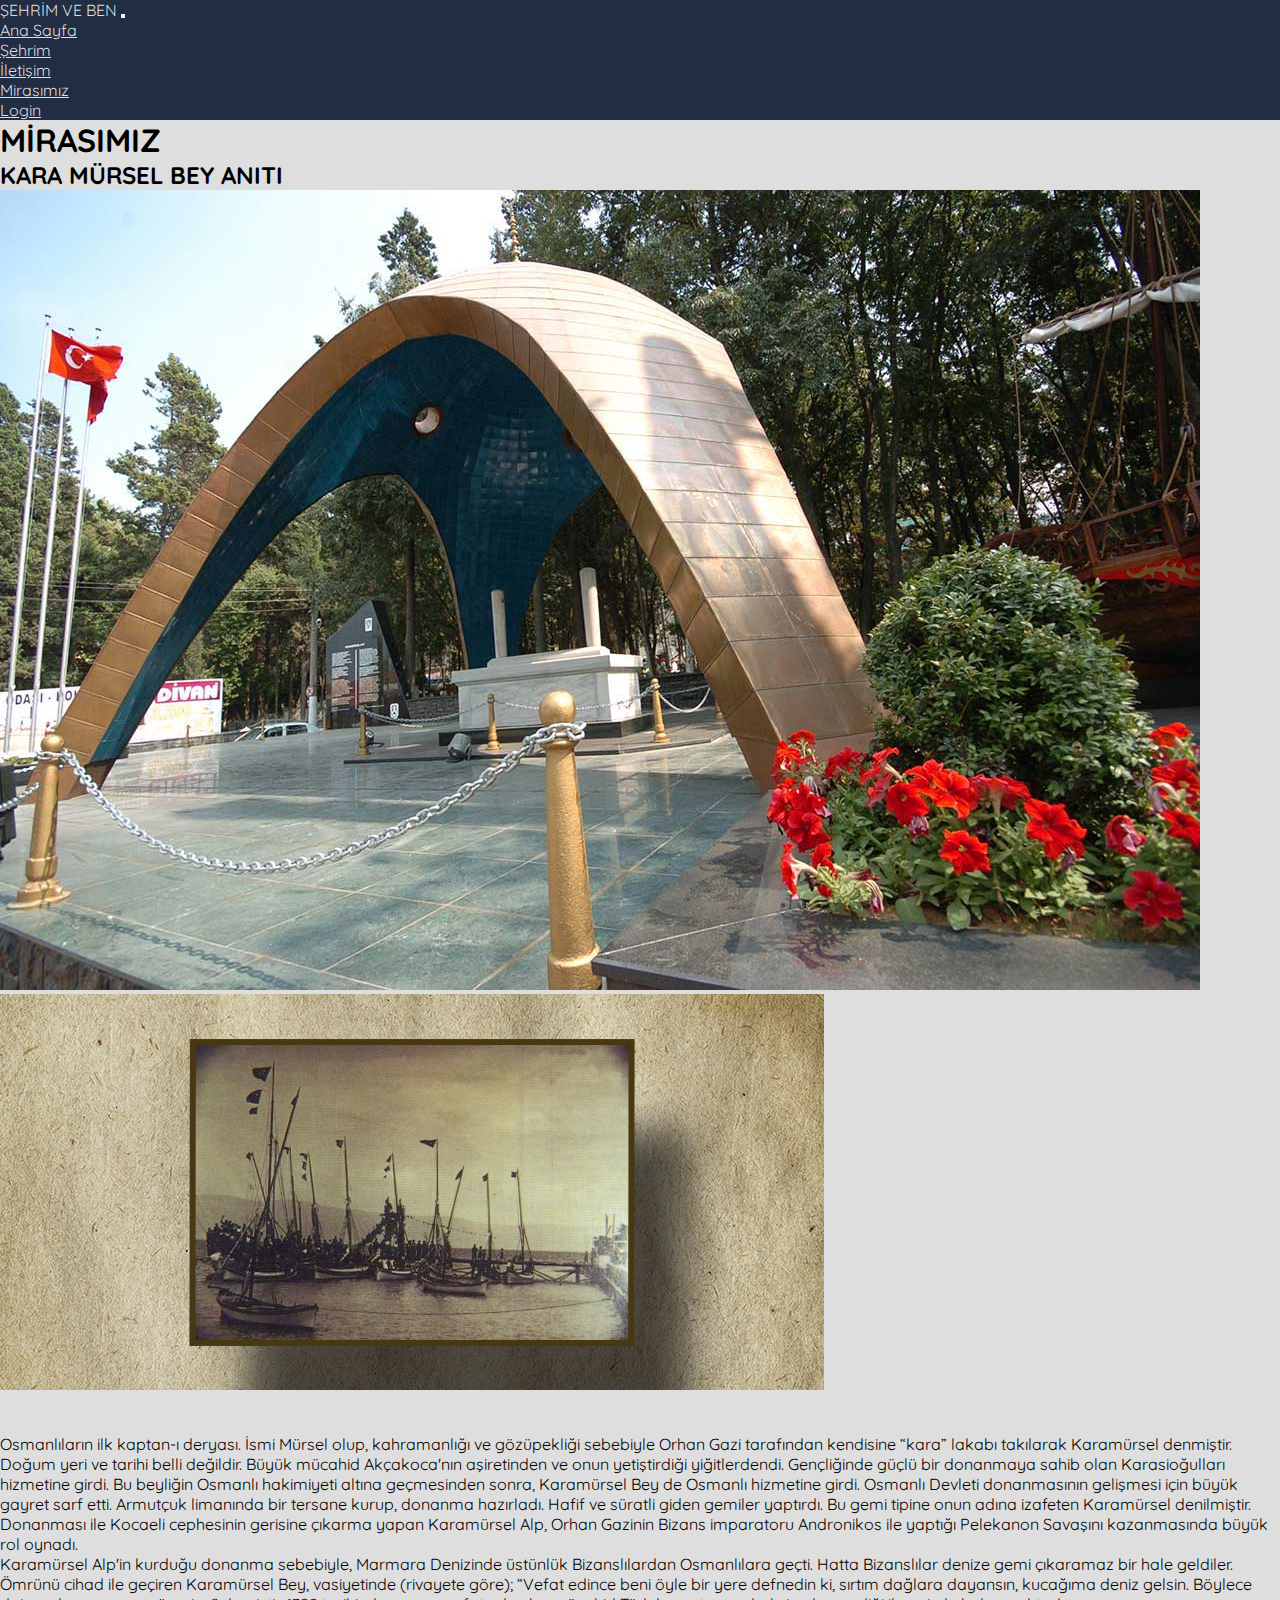
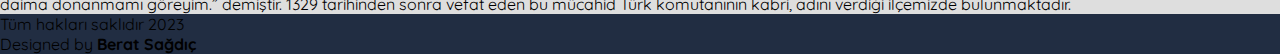
<file: mirasimiz.html>
<!doctype html>
<html lang="en">
  <head>
    <!-- Required meta tags -->
    <meta charset="utf-8">
    <meta name="viewport" content="width=device-width, initial-scale=1">
    <link href="https://fonts.googleapis.com/css2?family=Quicksand&display=swap" rel="stylesheet">
    <!-- Bootstrap CSS -->
    <link href="https://cdn.jsdelivr.net/npm/bootstrap@5.0.1/dist/css/bootstrap.min.css" rel="stylesheet" integrity="sha384-+0n0xVW2eSR5OomGNYDnhzAbDsOXxcvSN1TPprVMTNDbiYZCxYbOOl7+AMvyTG2x" crossorigin="anonymous">
    <link rel="stylesheet" href ="css/style.css">
    <title>Mirasımız</title>
  </head>
  <body>
    <nav class="navbar navbar-expand-lg arka">
        <div class="container-fluid arka">
          <a class="navbar-brand menu">ŞEHRİM VE BEN</a>
          <button class="navbar-toggler" type="button" data-bs-toggle="collapse" data-bs-target="#navbarNav" aria-controls="navbarNav" aria-expanded="false" aria-label="Toggle navigation">
            <span class="navbar-toggler-icon"></span>
          </button>
          <div class="collapse navbar-collapse justify-content-end fixed-top deneme2" id="navbarNav">
            <ul class="navbar-nav">
              <li class="nav-item">
                <a class="nav-link active menu" href="index.html">Ana Sayfa</a>
              </li>
              <li class="nav-item">
                <a class="nav-link menu" href="sehrim.html">Şehrim</a>
              </li>
              <li class="nav-item">
                <a class="nav-link menu" href="iletisim.html">İletişim</a>
              </li>
              <li class="nav-item">
                <a class="nav-link menu" href="mirasimiz.html">Mirasımız</a>
              </li>
              <li class="nav-item">
                <a class="nav-link menu" href="login.html">Login</a>
              </li>
            </ul>
          </div>
        </div>
      </nav>
      <h1 class="text-center">MİRASIMIZ</h1>
      <h2 class="text-center">KARA MÜRSEL BEY ANITI</h2>
      <div class="row row-cols-1 row-cols-md-2 g-4">
        <div class="col">
          <div class="card">
            <img src="jpg/72259830.jpg" class="card-img-top" alt="...">
          </div>
        </div>
        <div class="col">
          <div class="card">
            <img src="jpg/tarihce_9bd.jpg" class="card-img-top" alt="...">
          </div>
        </div>
      </div>
      <br>
      <br>
  <p class="text-center">Osmanlıların ilk kaptan-ı deryası. İsmi Mürsel olup, kahramanlığı ve gözüpekliği sebebiyle Orhan Gazi tarafından kendisine “kara” lakabı takılarak Karamürsel denmiştir.

Doğum yeri ve tarihi belli değildir. Büyük mücahid Akçakoca'nın aşiretinden ve onun yetiştirdiği yiğitlerdendi. Gençliğinde güçlü bir donanmaya sahib olan Karasioğulları hizmetine girdi. Bu beyliğin Osmanlı hakimiyeti altına geçmesinden sonra, Karamürsel Bey de Osmanlı hizmetine girdi. Osmanlı Devleti donanmasının gelişmesi için büyük gayret sarf etti. Armutçuk limanında bir tersane kurup, donanma hazırladı. Hafif ve süratli giden gemiler yaptırdı. Bu gemi tipine onun adına izafeten Karamürsel denilmiştir. Donanması ile Kocaeli cephesinin gerisine çıkarma yapan Karamürsel Alp, Orhan Gazinin Bizans imparatoru Andronikos ile yaptığı Pelekanon Savaşını kazanmasında büyük rol oynadı.</p>
    <p class="text-center">Karamürsel Alp'in kurduğu donanma sebebiyle, Marmara Denizinde üstünlük Bizanslılardan Osmanlılara geçti. Hatta Bizanslılar denize gemi çıkaramaz bir hale geldiler. Ömrünü cihad ile geçiren Karamürsel Bey, vasiyetinde (rivayete göre); “Vefat edince beni öyle bir yere defnedin ki, sırtım dağlara dayansın, kucağıma deniz gelsin. Böylece daima donanmamı göreyim.” demiştir. 1329 tarihinden sonra vefat eden bu mücahid Türk komutanının kabri, adını verdiği ilçemizde bulunmaktadır.</p>  
    <script src="https://cdn.jsdelivr.net/npm/bootstrap@5.0.0/dist/js/bootstrap.bundle.min.js" integrity="sha384-p34f1UUtsS3wqzfto5wAAmdvj+osOnFyQFpp4Ua3gs/ZVWx6oOypYoCJhGGScy+8" crossorigin="anonymous"></script>
    <div class="arka text-light text-center ">
      <p class= "align-middle p-3 mb-0">
        <span>Tüm hakları saklıdır 2023</span><br>
        <span>Designed by <b>Berat Sağdıç</b></span><br>
      </p>
    
    </div>

    
    <script src="https://cdn.jsdelivr.net/npm/bootstrap@5.0.1/dist/js/bootstrap.bundle.min.js" integrity="sha384-gtEjrD/SeCtmISkJkNUaaKMoLD0//ElJ19smozuHV6z3Iehds+3Ulb9Bn9Plx0x4" crossorigin="anonymous"></script>

 
  </body>
</html>
</file>
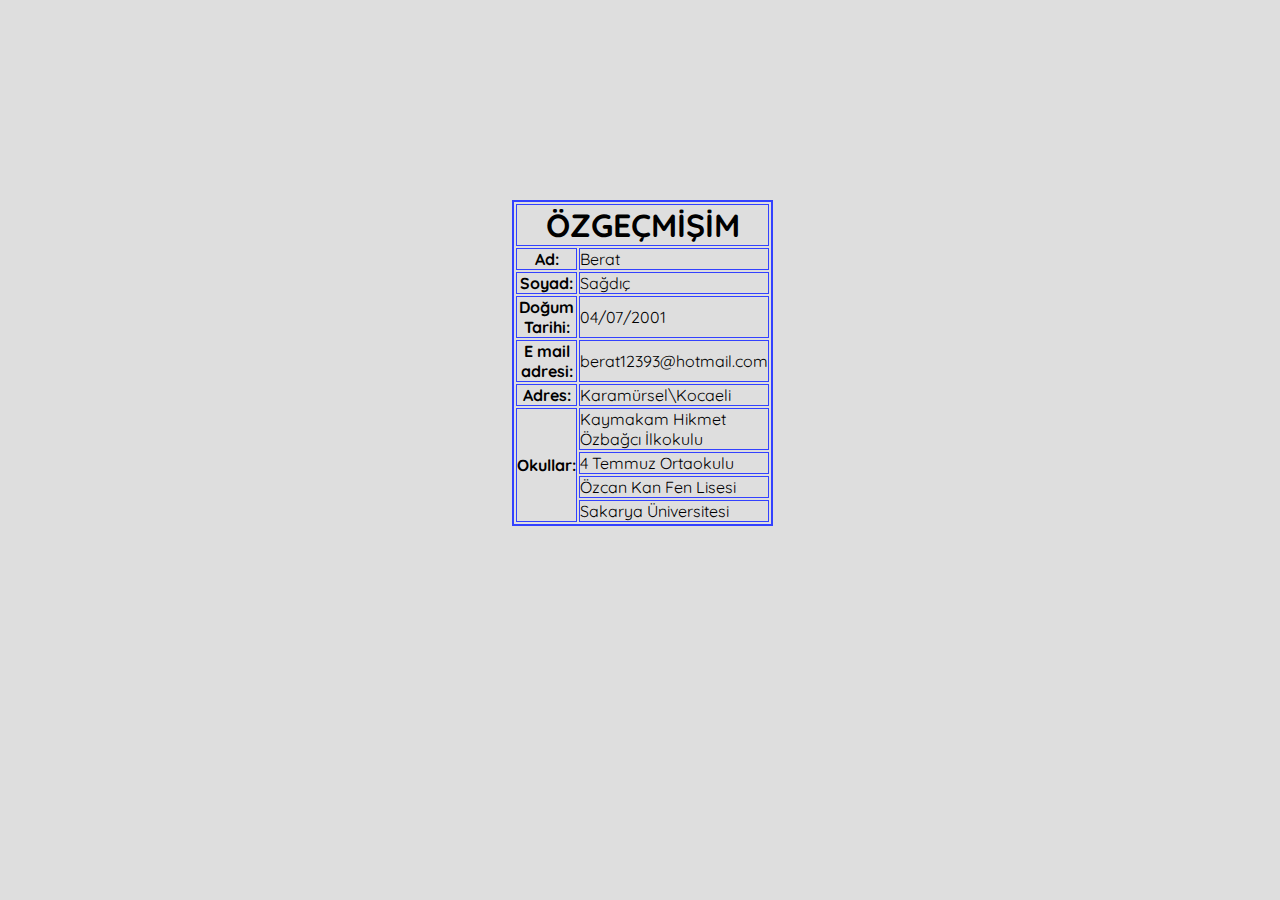
<file: ozgecmis.html>
<!doctype html>
<html lang="en">
  <head>
    <!-- Required meta tags -->
    <meta charset="utf-8">
    <meta name="viewport" content="width=device-width, initial-scale=1">
    <link href="https://fonts.googleapis.com/css2?family=Quicksand&display=swap" rel="stylesheet">

    <!-- Bootstrap CSS -->
    <link rel="stylesheet" href ="css/style.css">
    <style>
        #container
        {
            width: 100px;
            height: 100px;
            position: absolute;
            left: 40%;
            top: 20%;
        }
    </style>
  </head>
  <body>    

    <div id="container">

        <br>
            <table border="2" bordercolor="#3341FF">
                <tr>
      <th colspan="2"><h1>ÖZGEÇMİŞİM</h1></th>
                    </tr>   
                <tr>
                <th>Ad:</th>
                <td>Berat </td>
                </tr>
                <tr>
                    <th>Soyad:</th>
                    <td>Sağdıç </td>
                    </tr>
                <tr>
                <th>Doğum Tarihi:</th>
                <td>04/07/2001</td>
                </tr>
                <tr>
                <th>E mail adresi:</th>
                <td>berat12393@hotmail.com</td>
                </tr>
                <tr><th>Adres:</th>
                    <td>Karamürsel\Kocaeli</td>
                </tr>
                <tr>
                    <th rowspan="6">Okullar:</th>  
                    <td>Kaymakam Hikmet Özbağcı İlkokulu  </td>
                </tr>
                <tr>   
                    <td>4 Temmuz Ortaokulu </td>
                </tr>
                <tr> 
                    <td>Özcan Kan Fen Lisesi </td>
                </tr> 
                <tr> 
                    <td>Sakarya Üniversitesi </td>  
                </tr>  
                </table>
      </div> 

    <script src="https://cdn.jsdelivr.net/npm/bootstrap@5.0.0/dist/js/bootstrap.bundle.min.js" integrity="sha384-p34f1UUtsS3wqzfto5wAAmdvj+osOnFyQFpp4Ua3gs/ZVWx6oOypYoCJhGGScy+8" crossorigin="anonymous"></script>
 
  </body>
</html>
</file>
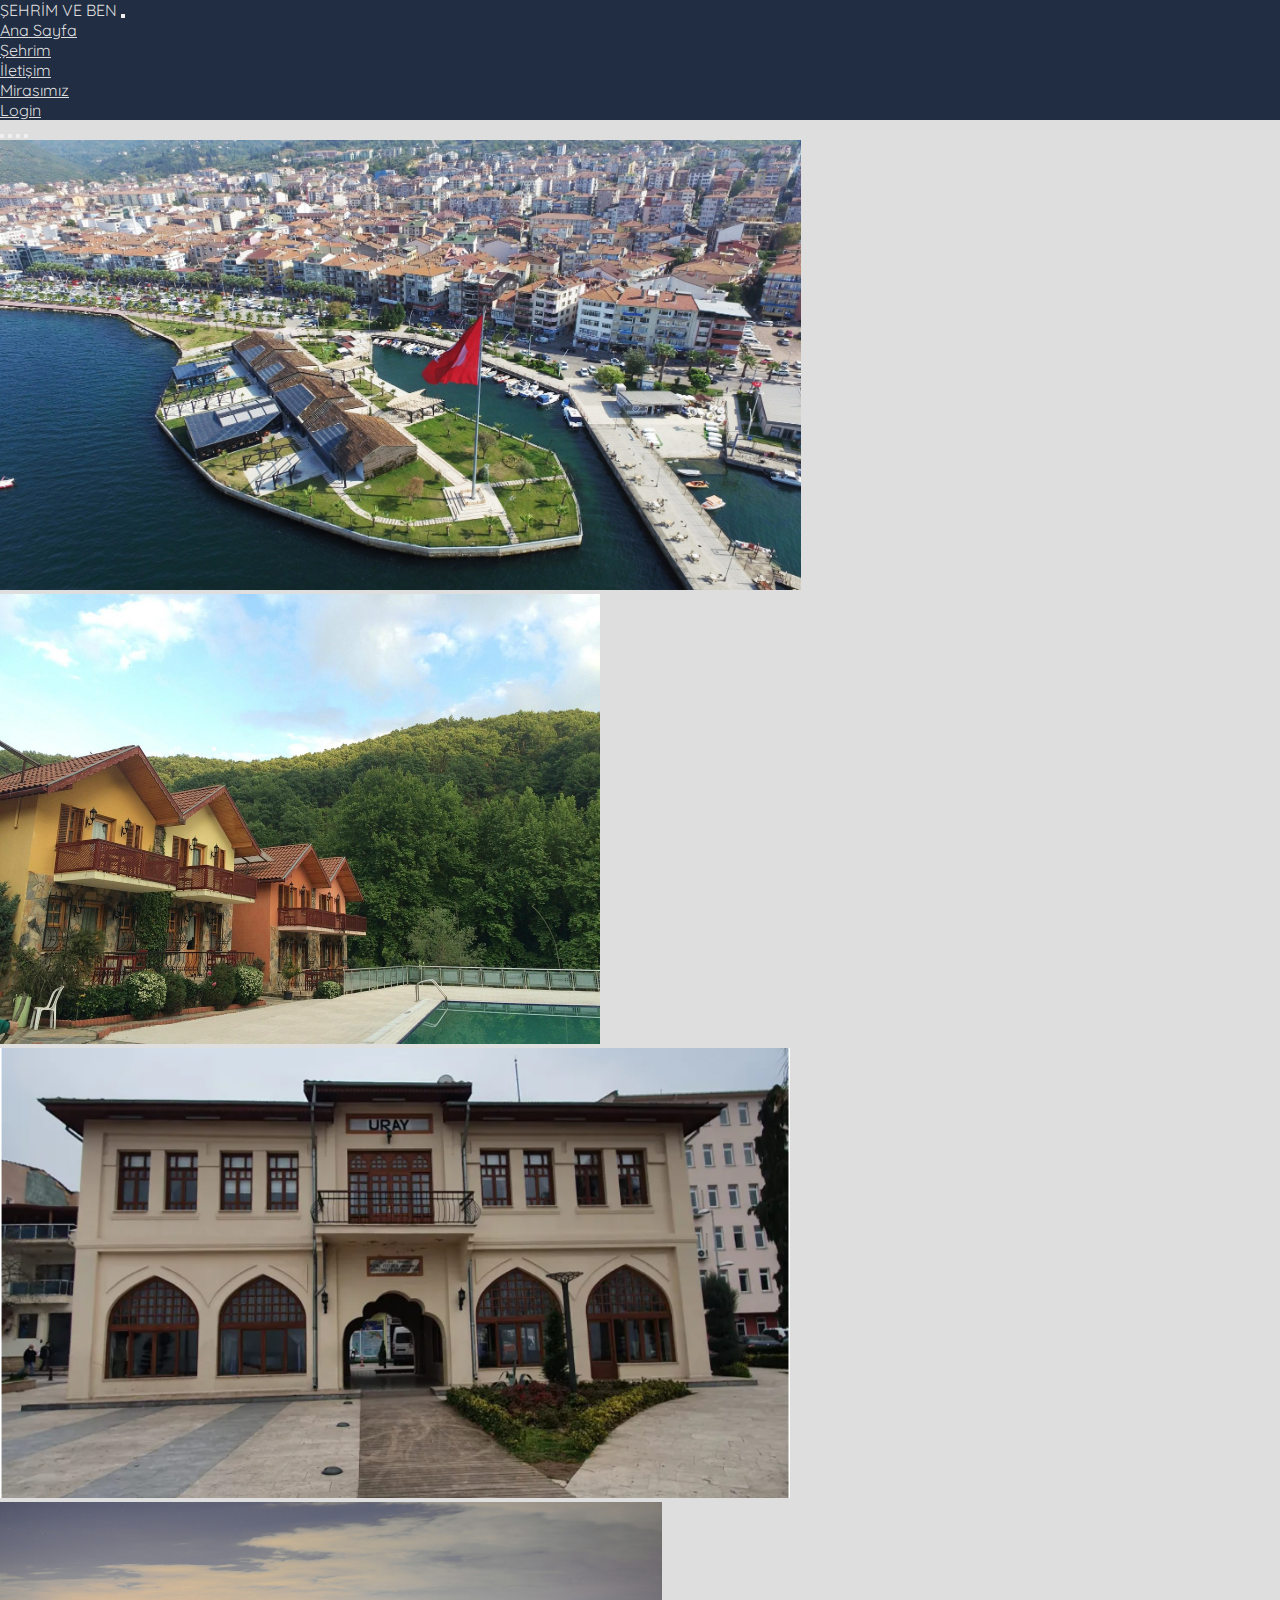
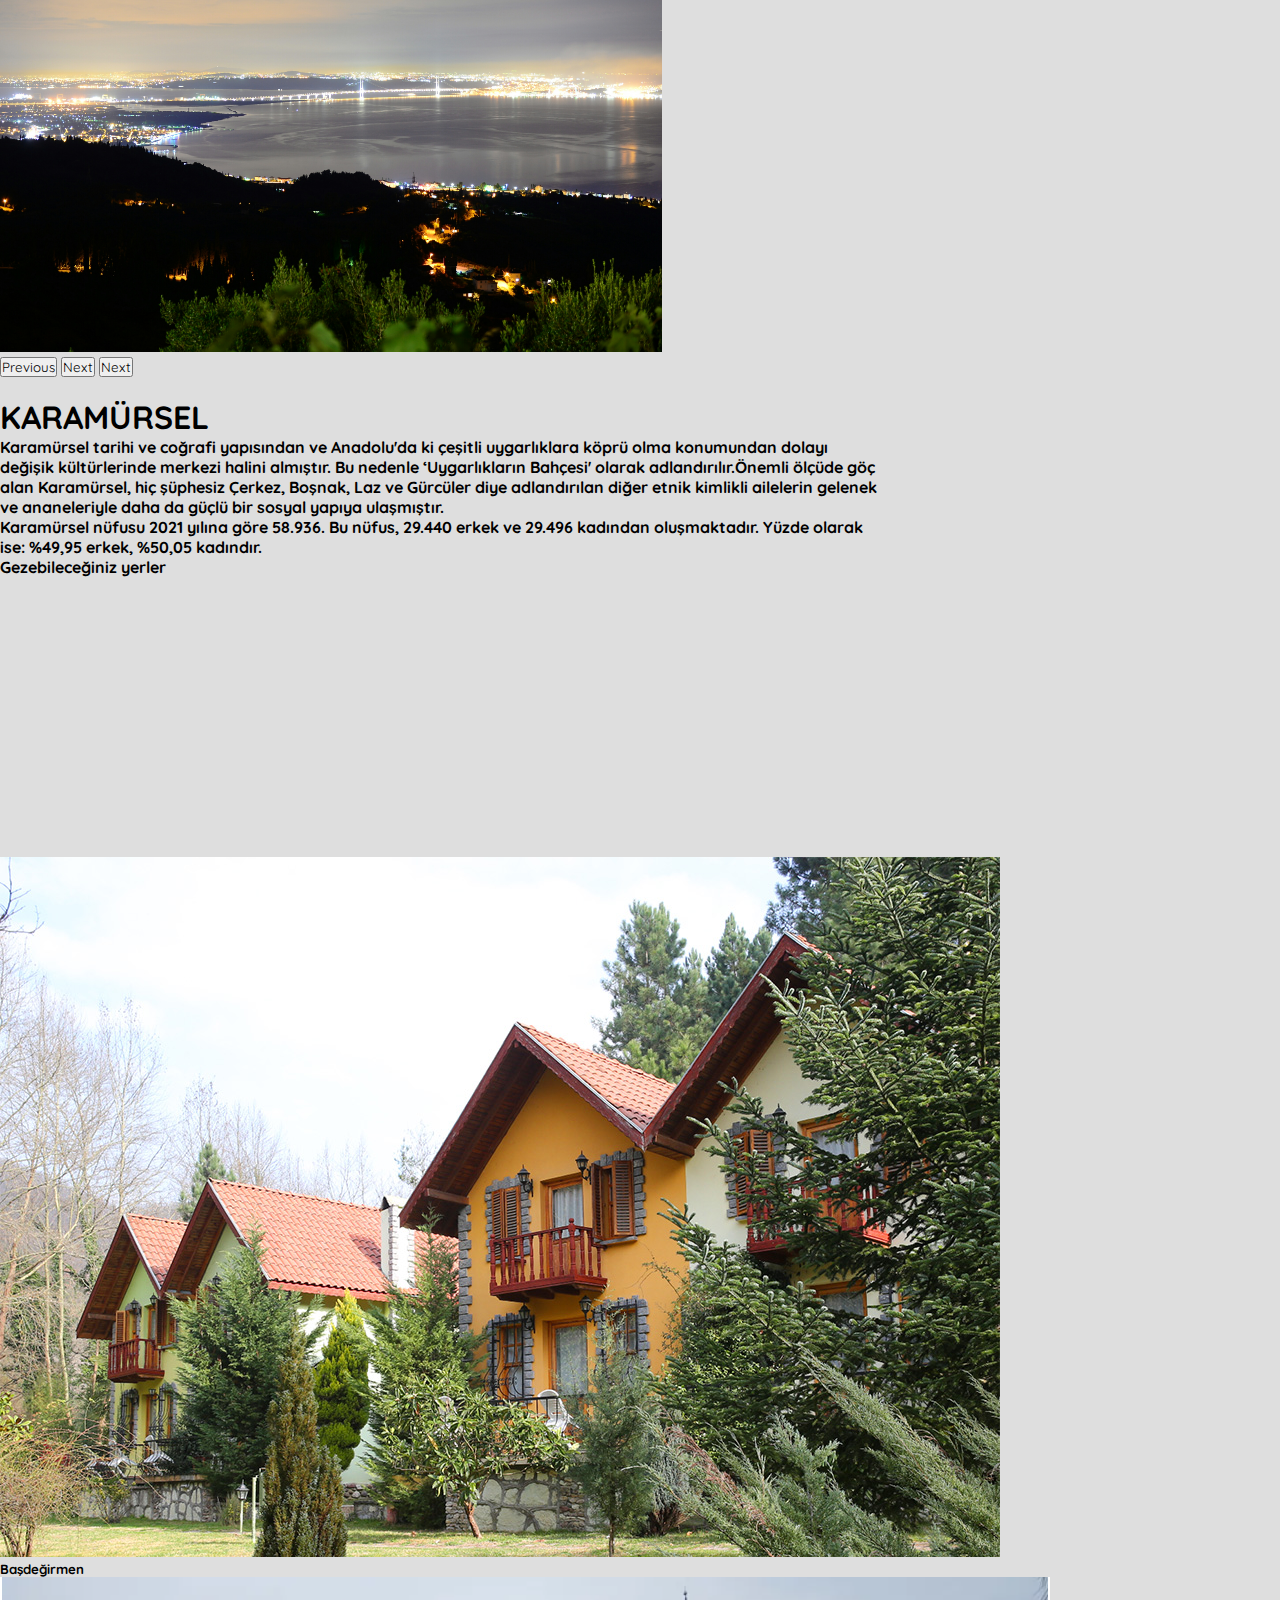
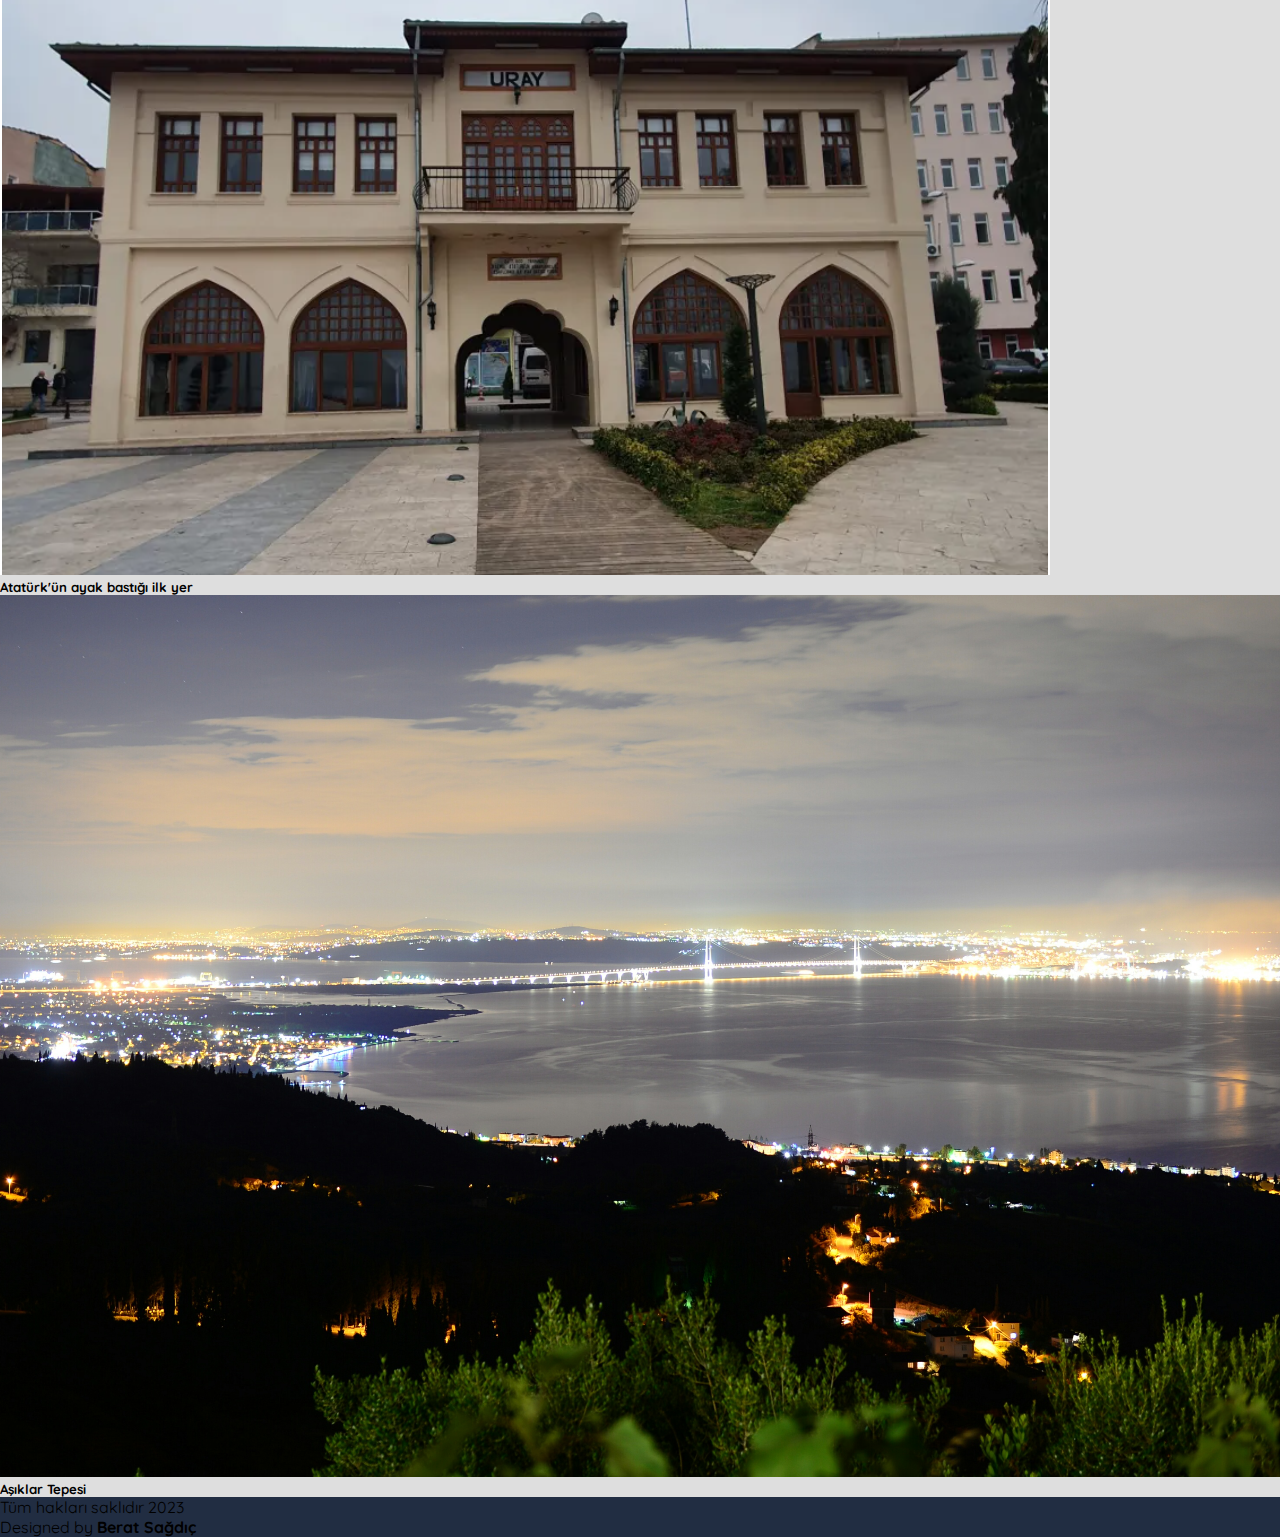
<file: sehrim.html>
<!doctype html>
<html lang="en">
<head>
    <!-- Required meta tags -->
    <meta charset="utf-8">
    <meta name="viewport" content="width=device-width, initial-scale=1">
    <link rel="preconnect" href="https://fonts.gstatic.com">
    <link href="https://fonts.googleapis.com/css2?family=Quicksand&display=swap" rel="stylesheet">
    <!-- Bootstrap CSS -->
    <link href="https://cdn.jsdelivr.net/npm/bootstrap@5.0.0-beta3/dist/css/bootstrap.min.css" rel="stylesheet" integrity="sha384-eOJMYsd53ii+scO/bJGFsiCZc+5NDVN2yr8+0RDqr0Ql0h+rP48ckxlpbzKgwra6" crossorigin="anonymous">
    <link rel="stylesheet" href="css/style.css">
    <title>Şehrim</title>
</head>
<body>
    <nav class="navbar navbar-expand-lg arka">
        <div class="container-fluid arka">
            <a class="navbar-brand menu">ŞEHRİM VE BEN</a>
            <button class="navbar-toggler" type="button" data-bs-toggle="collapse" data-bs-target="#navbarNav" aria-controls="navbarNav" aria-expanded="false" aria-label="Toggle navigation">
                <span class="navbar-toggler-icon"></span>
            </button>
            <div class="collapse navbar-collapse justify-content-end fixed-top deneme2" id="navbarNav">
                <ul class="navbar-nav">
                    <li class="nav-item">
                        <a class="nav-link active menu" href="index.html" aria-current="page">Ana Sayfa</a>
                    </li>
                    <li class="nav-item">
                        <a class="nav-link menu" href="sehrim.html">Şehrim</a>
                    </li>
                    <li class="nav-item">
                        <a class="nav-link menu" href="iletisim.html">İletişim</a>
                    </li>
                    <li class="nav-item">
                        <a class="nav-link menu" href="mirasimiz.html">Mirasımız</a>
                    </li>
                    <li class="nav-item">
                        <a class="nav-link menu" href="login.html">Login</a>
                    </li>
                </ul>
            </div>
        </div>
    </nav>
    <div id="carouselExampleIndicators" class="carousel slide" data-bs-ride="carousel">
        <div class="carousel-indicators">
            <button type="button" data-bs-target="#carouselExampleIndicators" data-bs-slide-to="0" class="active" aria-current="true" aria-label="Slide 1"></button>
            <button type="button" data-bs-target="#carouselExampleIndicators" data-bs-slide-to="1" aria-label="Slide 2"></button>
            <button type="button" data-bs-target="#carouselExampleIndicators" data-bs-slide-to="2" aria-label="Slide 3"></button>
            <button type="button" data-bs-target="#carouselExampleIndicators" data-bs-slide-to="3" aria-label="Slide 4"></button>
        </div>
        <div class="carousel-inner">
            <div class="carousel-item active">
                <a href="krmrsl.html"><img src="jpg/Karamürsel-gezi.jpg" class="d-block w-100 resimSlider" alt="..."></a>

            </div>
            <div class="carousel-item">
                <a href="basdegirmen.html"><img src="jpg/basdegirmen.jpg" class="d-block w-100 resimSlider" alt="...">
            </div>
            <div class="carousel-item">
                <a href="ataturk.html"><img src="jpg/Ekran Alıntısı.PNG" class="d-block w-100 resimSlider" alt="..."></a>
            </div>
            <div class="carousel-item">
                <a href="asiklartepesi.html"><img src="jpg/asiklar-tepe.png" class="d-block w-100 resimSlider" alt="..."></a>
            </div>
        </div>
        <button class="carousel-control-prev" type="button" data-bs-target="#carouselExampleIndicators" data-bs-slide="prev">
            <span class="carousel-control-prev-icon" aria-hidden="true"></span>
            <span class="visually-hidden">Previous</span>
        </button>
        <button class="carousel-control-next" type="button" data-bs-target="#carouselExampleIndicators" data-bs-slide="next">
            <span class="carousel-control-next-icon" aria-hidden="true"></span>
            <span class="visually-hidden">Next</span>
        </button>
        <button class="carousel-control-next" type="button" data-bs-target="#carouselExampleIndicators" data-bs-slide="next">
            <span class="carousel-control-next-icon" aria-hidden="true"></span>
            <span class="visually-hidden">Next</span>
        </button>
    </div>
    <br>
    <iframe class="harita" src="https://www.google.com/maps/embed?pb=!1m18!1m12!1m3!1d24203.88815713111!2d29.591912999999998!3d40.685292499999996!2m3!1f0!2f0!3f0!3m2!1i1024!2i768!4f13.1!3m3!1m2!1s0x14cb1826765283a1%3A0xe3dafa5220f1ea52!2sKaram%C3%BCrsel%2C%20Kocaeli!5e0!3m2!1str!2str!4v1652575727551!5m2!1str!2str" width="400" height="460" style="border:0;" allowfullscreen="" loading="lazy"></iframe>
    <div>

        <h1 class="text-center">KARAMÜRSEL</h1>
        <p class="text-center">
            <b>Karamürsel tarihi ve coğrafi yapısından ve Anadolu'da ki çeşitli uygarlıklara köprü olma konumundan dolayı değişik kültürlerinde merkezi halini almıştır. Bu nedenle ‘Uygarlıkların Bahçesi' olarak adlandırılır.Önemli ölçüde göç alan Karamürsel, hiç şüphesiz Çerkez, Boşnak, Laz ve Gürcüler diye adlandırılan diğer etnik kimlikli ailelerin gelenek ve ananeleriyle daha da güçlü bir sosyal yapıya ulaşmıştır.</b>
        </p>
        <p class="text-center"> <b>Karamürsel nüfusu 2021 yılına göre 58.936. Bu nüfus, 29.440 erkek ve 29.496 kadından oluşmaktadır. Yüzde olarak ise: %49,95 erkek, %50,05 kadındır.</b></p>
    </div>
    <h4 class="baslik">Gezebileceğiniz yerler</h4>
    <div class="row row-cols-1 row-cols-md-3 g-4">
        <div class="col">
            <div class="card h-100">
                <img src="jpg/basdegirmen-tesisler-karamursel.jpg" class="card-img-top" alt="...">
                <div class="card-body">
                    <h5 class="card-title">Başdeğirmen</h5>
                </div>
            </div>
        </div>
        <div class="col">
            <div class="card h-100">
                <img src="jpg/Ekran Alıntısı.PNG" class="card-img-top" alt="...">
                <div class="card-body">
                    <h5 class="card-title">Atatürk'ün ayak bastığı ilk yer</h5>
                </div>
            </div>
        </div>
        <div class="col">
            <div class="card h-100">
                <img src="jpg/asiklar-tepe.png" class="card-img-top" alt="...">
                <div class="card-body">
                    <h5 class="card-title">Aşıklar Tepesi</h5>
                </div>
            </div>
        </div>
    </div>
    <script src="https://cdn.jsdelivr.net/npm/bootstrap@5.0.0-beta3/dist/js/bootstrap.bundle.min.js" integrity="sha384-JEW9xMcG8R+pH31jmWH6WWP0WintQrMb4s7ZOdauHnUtxwoG2vI5DkLtS3qm9Ekf" crossorigin="anonymous"></script>
    <div class="arka text-light text-center ">
        <p class="align-middle p-3 mb-0">
            <span>Tüm hakları saklıdır 2023</span><br>
            <span>Designed by <b>Berat Sağdıç</b></span><br>
        </p>

    </div>

</body>

</html>
</file>
<file: css/style.css>
@import url('https://fonts.googleapis.com/css2?family=Raleway:ital,wght@1,600&display=swap');

 *{
   margin: 0;
   padding: 0;
   box-sizing: border-box;
   outline: none;
   font-family: 'Quicksand', sans-serif; 
 }
 .resimSlider{
    height: 450px;
}
 body{
   background: #dedede;
 }
 .harita{
    float: right;
}
 .arkaPlan{
   position: absolute;
   top: 70%;
   left: 50%;
   transform: translate(-50%,-50%);
   max-width: 350px;
   width: 100%;
   background: #fff;
   padding: 25px;
   border-radius: 5px;
 }
 
 .arkaPlan2{
   position: absolute;
   top: 60%;
   left: 50%;
   transform: translate(-50%,-50%);
   max-width: 350px;
   width: 100%;
   background: #fff;
   padding: 25px;
   border-radius: 5px;
 }
 .arkaPlan h2{
   text-align: center;
   margin-bottom: 20px;
   text-transform: uppercase;
   letter-spacing: 3px;
   color: #332902;
 }
 
 .arkaPlan .input_field{
   margin-bottom: 10px;
 }
 
 .arkaPlan .input_field input[type="text"],
 .arkaPlan textarea{
   border: 1px solid #e0e0e0;
   width: 100%;
   padding: 10px;
 }
 .arkaPlan .input_field input[type="password"],
 .arkaPlan textarea{
   border: 1px solid #e0e0e0;
   width: 100%;
   padding: 10px;
 }
 .arkaPlan .input_field input[type="email"],
 .arkaPlan textarea{
   border: 1px solid #e0e0e0;
   width: 100%;
   padding: 10px;
 }
 .arkaPlan textarea{
   resize: none;
   height: 40px;
 }
 .arkaPlan .btn input[type="submit"]{
   border: 0px;
   margin-top: 15px;
   padding: 10px;
   text-align: center;
   width: 100%;
   background: #fece0c;
   color: #332902;
   text-transform: uppercase;
   letter-spacing: 5px;
   font-weight: bold;
   border-radius: 25px;
   cursor: pointer;
 }
 .arkaPlan .btn input[type="reset"]{
   border: 0px;
   margin-top: 15px;
   padding: 10px;
   text-align: center;
   width: 100%;
   background: #fece0c;
   color: #332902;
   text-transform: uppercase;
   letter-spacing: 5px;
   font-weight: bold;
   border-radius: 25px;
   cursor: pointer;
 }
 #error_message{
   margin-bottom: 20px;
   background: #fe8b8e;
   padding: 0px;
   text-align: center;
   font-size: 14px;
   transition: all 0.5s ease;
 }
 .arka{
   background-color: #212d42;;
 }
 .arka3{
 
     background-color: #6b7fa2;
  
 }
 .menu{
   color:#dedede
 }
 .yer{
   position: absolute;
   top: 89%;
   left: 82%;
   transform: translate(-50%,-50%);
   max-width: 350px;
   width: 100%;
 }
 .dd{
   float:right;
   width: 300px;
   height: 480px;
 }
 .yer2{
   position: absolute;
   top: 70%;
   left: 65%;
   transform: translate(-50%,-50%);
   max-width: 350px;
   width: 100%;
 }
 .bndfoto{
   position: relative;
   left:25%;
   top:10%;
 }
 .tapinak{
   width: 418px;
   height:280px;
 }
 .hardian{
   position: relative;
   left:2%;
   top:10%;
 }
 .tablo{
   position: relative;
   left:25%;
   top:10%;
 }
 .arka4{
  background-color: #6b7fa2;
  width: 50px;
 }
 .app{
   position: relative;
   float : right;
 }
 
.header h1{
    font-size: 30px;
    color:#109e5c;
}
.header input {
    width: 100%;
    padding: px;
    background: transparent;
    border:0;
    outline: 0;
    border-bottom: 22px solid #29f093;
    text-align: center;
    font-size: 20px;
    color:#332902;
}
.city{
    font: size 35%;
    font-weight: 500;
    margin-bottom: 15px;
   
}
.temp{
    font-size: 50px;
    font-weight:700;
    margin-bottom: 10px;
}
.desc{
    font-size: 25px;
    font-style: italic;
    margin-bottom: 10px;
}
</file>
